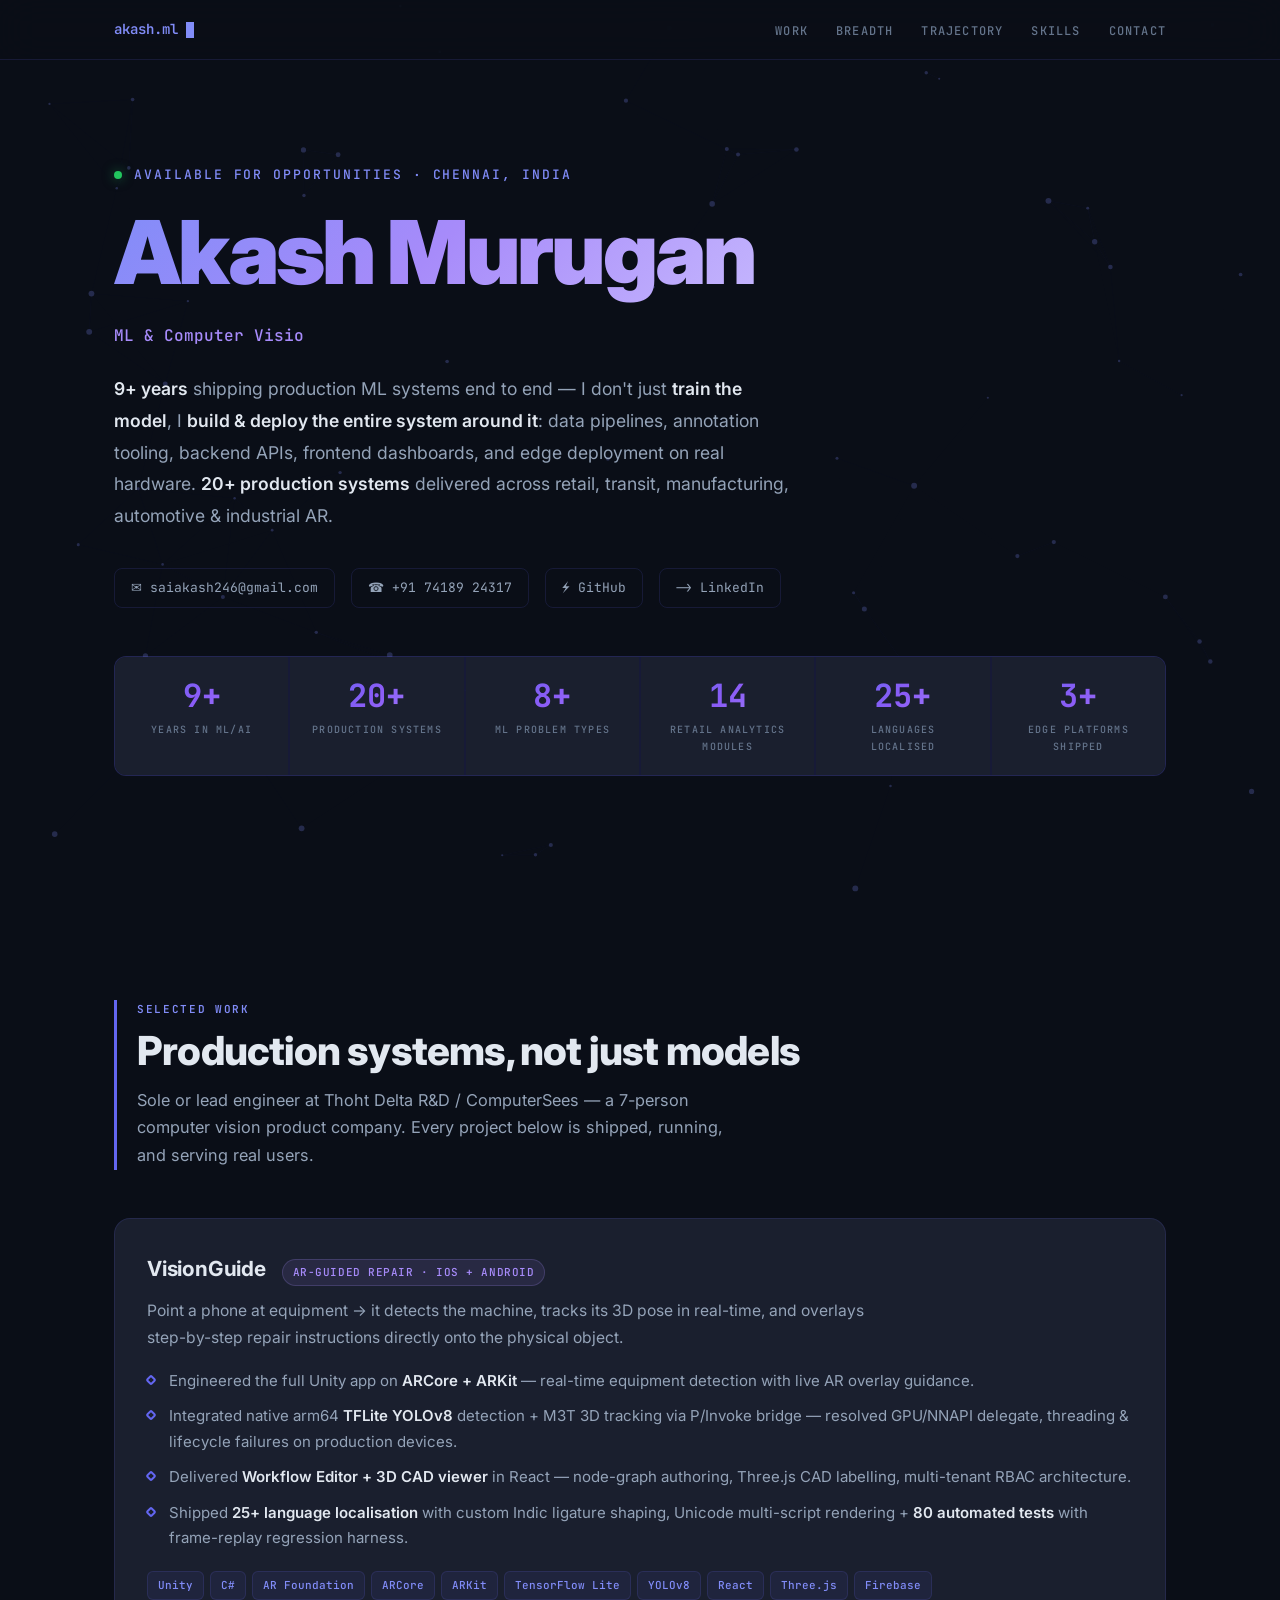
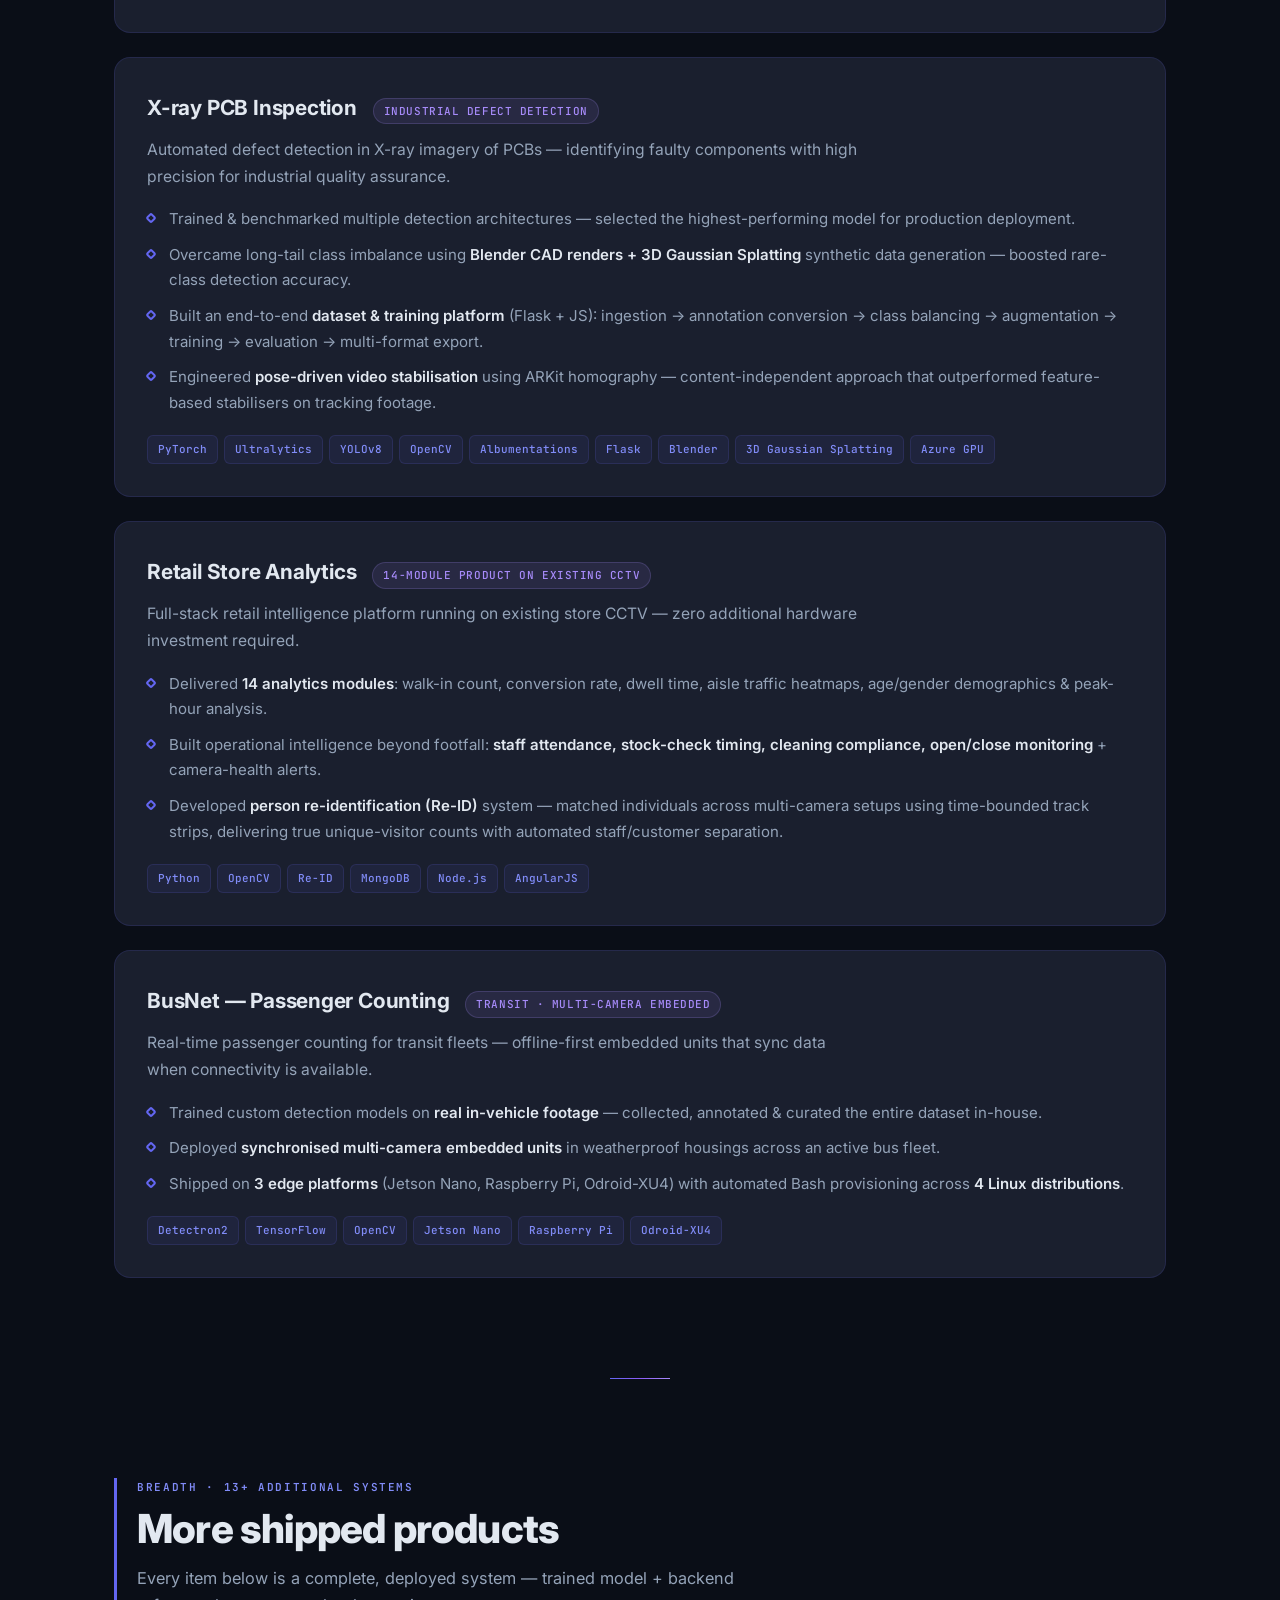
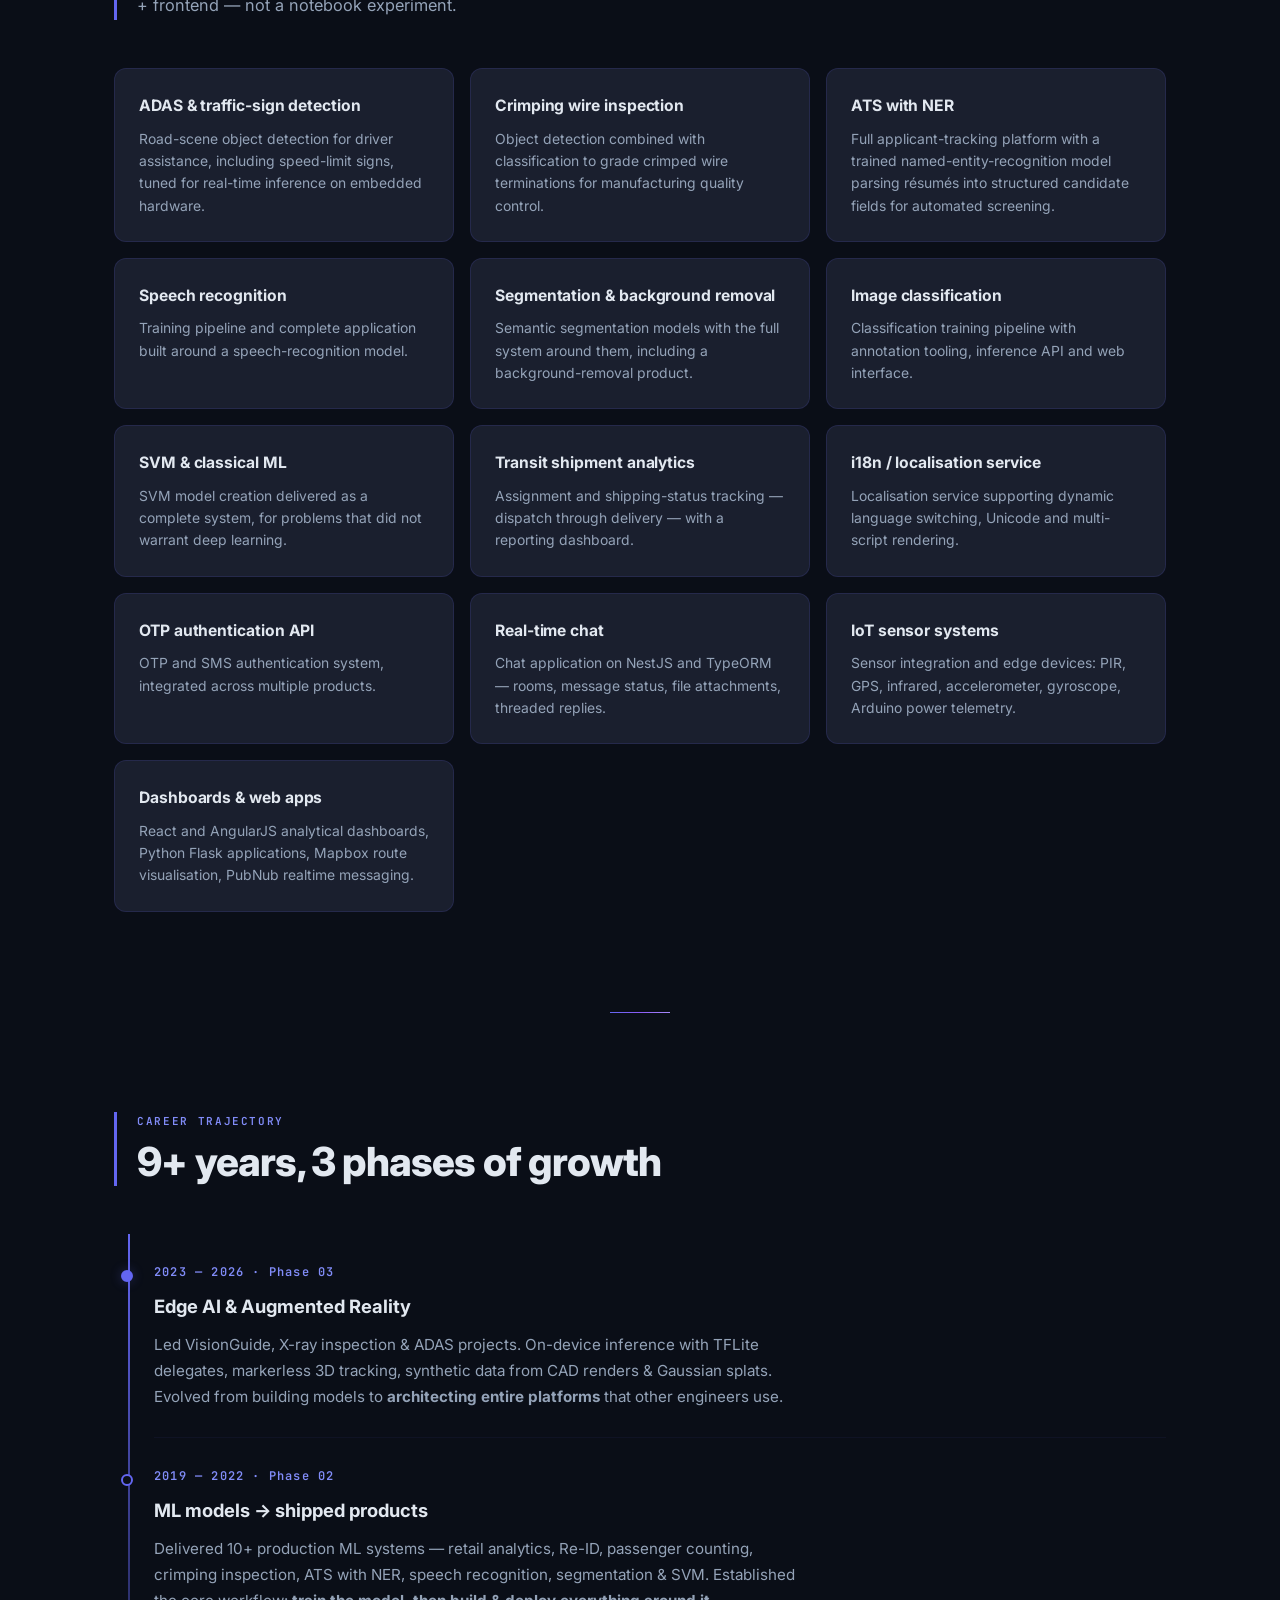
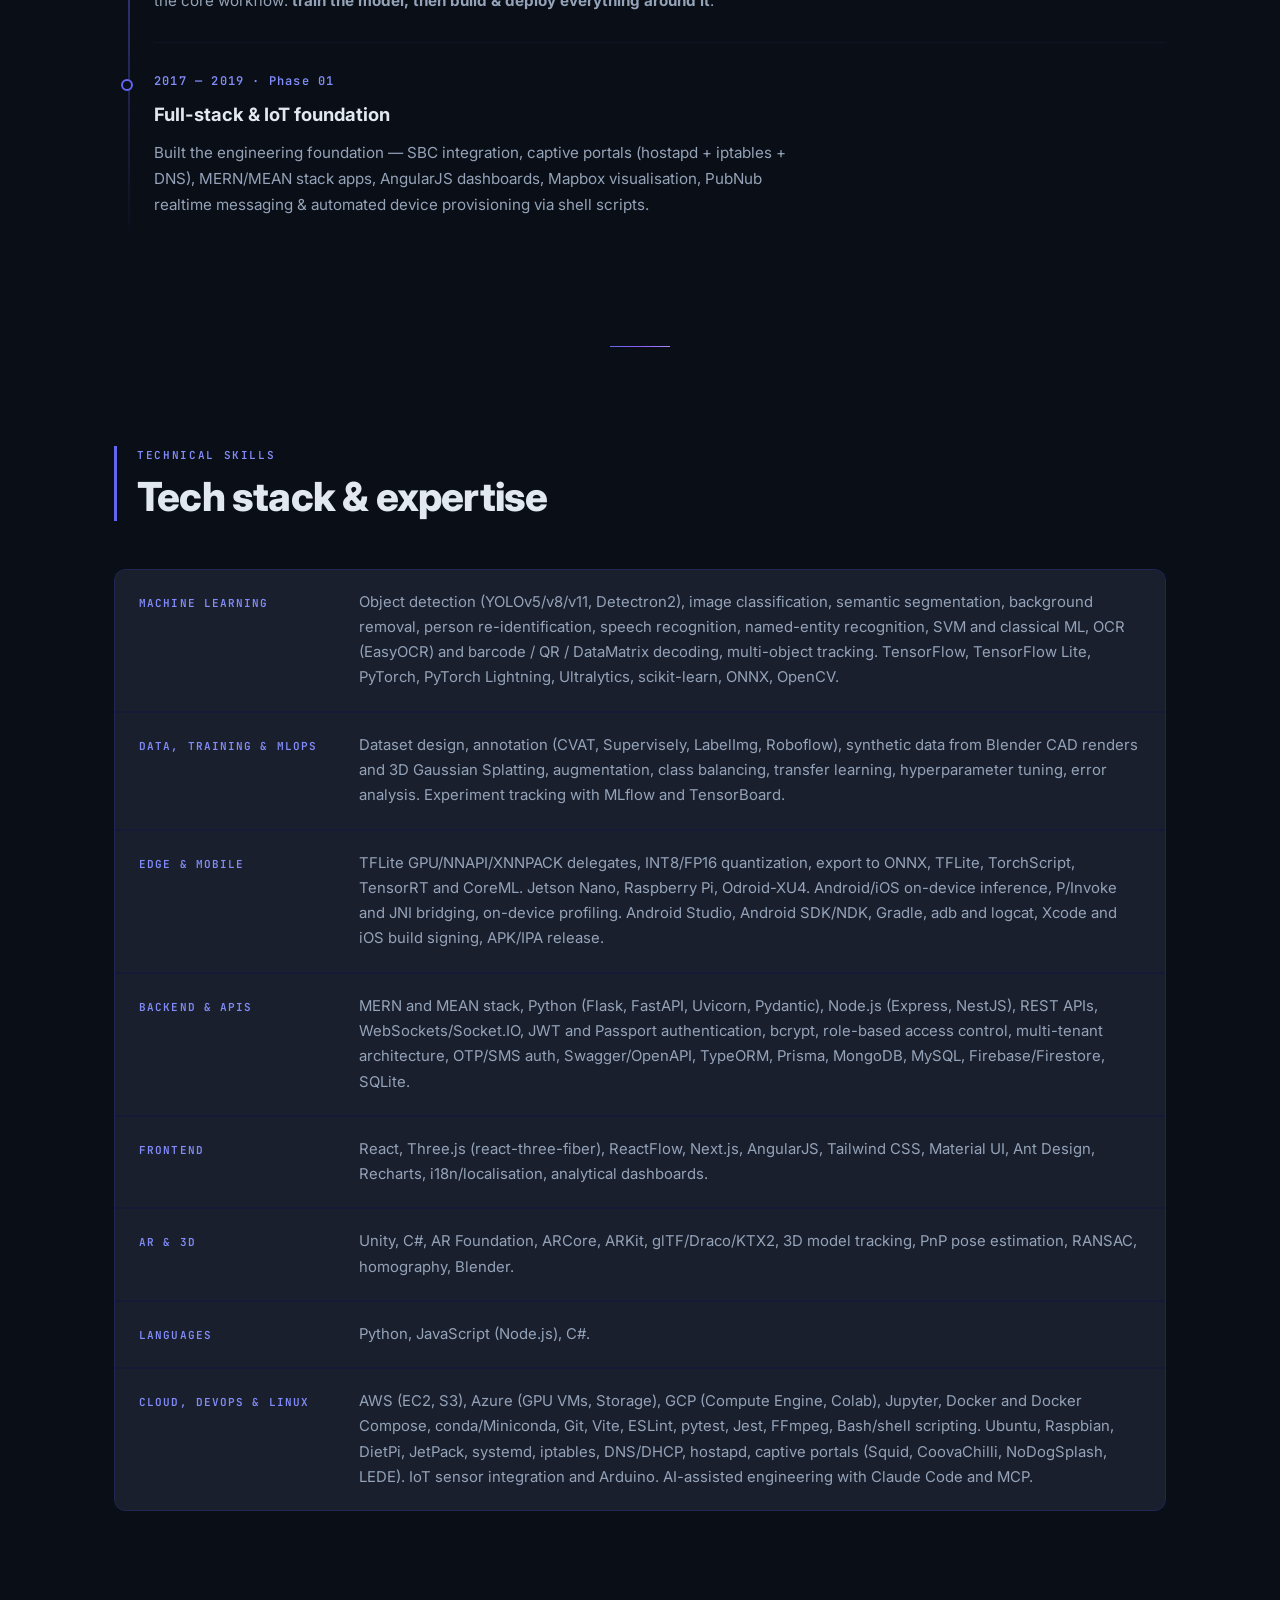
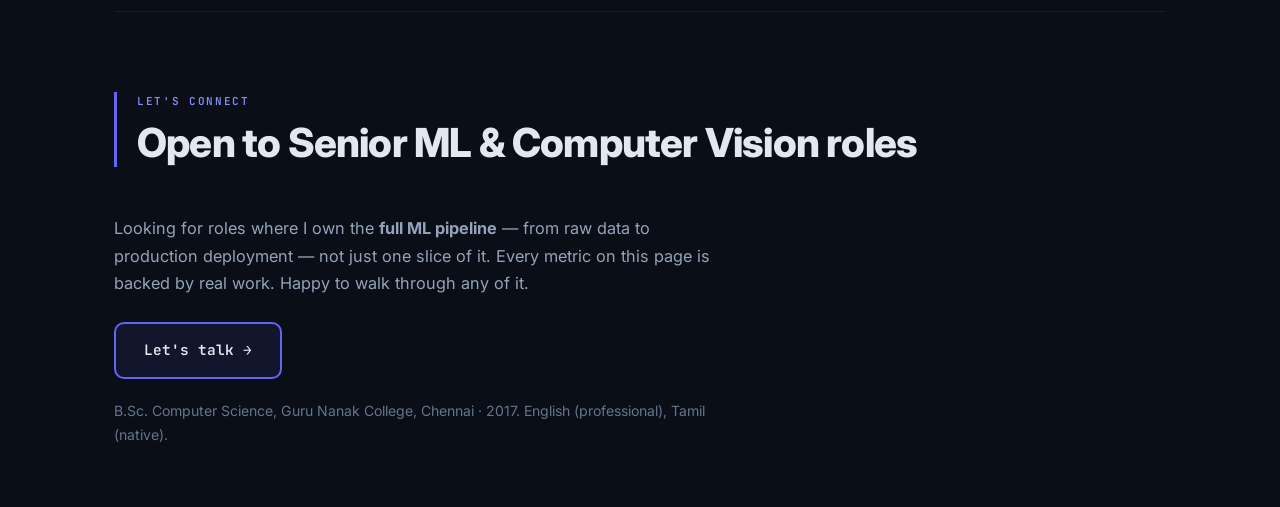
<file: index.html>
<!DOCTYPE html>
<html lang="en">
<head>
<meta charset="utf-8">
<meta name="viewport" content="width=device-width, initial-scale=1">
<title>Akash Murugan — ML & Computer Vision Engineer</title>
<meta name="description" content="Akash Murugan — ML & Computer Vision Engineer with 9+ years of experience. 20+ production systems shipped across retail, transit, manufacturing & AR. Full-stack AI: model training → edge deployment.">
<link rel="stylesheet" href="portfolio.css">
</head>
<body>

<!-- Neural network background -->
<canvas id="neural-bg"></canvas>

<!-- Scroll progress -->
<div class="scroll-progress"></div>

<!-- Navigation -->
<nav class="nav" id="nav">
  <div class="nav-inner">
    <a href="#" class="nav-logo">akash.ml<span class="blink"></span></a>
    <ul class="nav-links">
      <li><a href="#work">Work</a></li>
      <li><a href="#breadth">Breadth</a></li>
      <li><a href="#trajectory">Trajectory</a></li>
      <li><a href="#skills">Skills</a></li>
      <li><a href="#contact">Contact</a></li>
    </ul>
  </div>
</nav>

<div class="container">

<!-- ==================== HERO ==================== -->
<header class="hero" id="hero">
  <div class="hero-content">
    <div class="hero-label">
      <span class="dot"></span>
      <span>Available for opportunities · Chennai, India</span>
    </div>

    <h1><span class="gradient-text">Akash Murugan</span></h1>

    <p class="hero-role" id="typewriter" data-text="ML & Computer Vision Engineer · 9+ Years · 20+ Production Systems · Edge AI">ML & Computer Vision Engineer · 9+ Years · 20+ Production Systems · Edge AI</p>

    <p class="hero-desc">
      <strong>9+ years</strong> shipping production ML systems end to end — I don't just <strong>train the model</strong>, I
      <strong>build &amp; deploy the entire system around it</strong>: data pipelines, annotation tooling,
      backend APIs, frontend dashboards, and edge deployment on real hardware.
      <strong>20+ production systems</strong> delivered across retail, transit, manufacturing, automotive &amp; industrial AR.
    </p>

    <nav class="contact-bar">
      <a class="contact-link" href="mailto:saiakash246@gmail.com">✉ saiakash246@gmail.com</a>
      <a class="contact-link" href="tel:+917418924317">☎ +91 74189 24317</a>
      <a class="contact-link" href="https://github.com/saiakash" target="_blank" rel="noopener">⚡ GitHub</a>
      <a class="contact-link" href="https://www.linkedin.com/in/akash-murugan-6472aa143/" target="_blank" rel="noopener">⟶ LinkedIn</a>
    </nav>

    <div class="hero-stats reveal">
      <div class="stat">
        <div class="stat-value" data-count="9" data-suffix="+">0</div>
        <div class="stat-label">Years in ML/AI</div>
      </div>
      <div class="stat">
        <div class="stat-value" data-count="20" data-suffix="+">0</div>
        <div class="stat-label">Production systems</div>
      </div>
      <div class="stat">
        <div class="stat-value" data-count="8" data-suffix="+">0</div>
        <div class="stat-label">ML problem types</div>
      </div>
      <div class="stat">
        <div class="stat-value" data-count="14" data-suffix="">0</div>
        <div class="stat-label">Retail analytics modules</div>
      </div>
      <div class="stat">
        <div class="stat-value" data-count="25" data-suffix="+">0</div>
        <div class="stat-label">Languages localised</div>
      </div>
      <div class="stat">
        <div class="stat-value" data-count="3" data-suffix="+">0</div>
        <div class="stat-label">Edge platforms shipped</div>
      </div>
    </div>
  </div>
</header>

<!-- ==================== SELECTED WORK ==================== -->
<section id="work">
  <div class="section-header reveal">
    <div class="section-label">Selected work</div>
    <h2 class="section-title">Production systems, not just models</h2>
    <p class="section-desc">Sole or lead engineer at Thoht Delta R&amp;D / ComputerSees — a 7-person computer vision product company. Every project below is shipped, running, and serving real users.</p>
  </div>

  <div class="projects-grid">

    <article class="project-card reveal">
      <div class="project-header">
        <h3>VisionGuide</h3>
        <span class="project-era">AR-guided repair · iOS + Android</span>
      </div>
      <p class="project-desc">Point a phone at equipment → it detects the machine, tracks its 3D pose in real-time, and overlays step-by-step repair instructions directly onto the physical object.</p>
      <ul>
        <li>Engineered the full Unity app on <b>ARCore + ARKit</b> — real-time equipment detection with live AR overlay guidance.</li>
        <li>Integrated native arm64 <b>TFLite YOLOv8</b> detection + M3T 3D tracking via P/Invoke bridge — resolved GPU/NNAPI delegate, threading &amp; lifecycle failures on production devices.</li>
        <li>Delivered <b>Workflow Editor + 3D CAD viewer</b> in React — node-graph authoring, Three.js CAD labelling, multi-tenant RBAC architecture.</li>
        <li>Shipped <b>25+ language localisation</b> with custom Indic ligature shaping, Unicode multi-script rendering + <b>80 automated tests</b> with frame-replay regression harness.</li>
      </ul>
      <div class="tech-stack">
        <span class="chip">Unity</span><span class="chip">C#</span><span class="chip">AR Foundation</span>
        <span class="chip">ARCore</span><span class="chip">ARKit</span><span class="chip">TensorFlow Lite</span>
        <span class="chip">YOLOv8</span><span class="chip">React</span><span class="chip">Three.js</span>
        <span class="chip">Firebase</span>
      </div>
    </article>

    <article class="project-card reveal">
      <div class="project-header">
        <h3>X-ray PCB Inspection</h3>
        <span class="project-era">Industrial defect detection</span>
      </div>
      <p class="project-desc">Automated defect detection in X-ray imagery of PCBs — identifying faulty components with high precision for industrial quality assurance.</p>
      <ul>
        <li>Trained &amp; benchmarked multiple detection architectures — selected the highest-performing model for production deployment.</li>
        <li>Overcame long-tail class imbalance using <b>Blender CAD renders + 3D Gaussian Splatting</b> synthetic data generation — boosted rare-class detection accuracy.</li>
        <li>Built an end-to-end <b>dataset &amp; training platform</b> (Flask + JS): ingestion → annotation conversion → class balancing → augmentation → training → evaluation → multi-format export.</li>
        <li>Engineered <b>pose-driven video stabilisation</b> using ARKit homography — content-independent approach that outperformed feature-based stabilisers on tracking footage.</li>
      </ul>
      <div class="tech-stack">
        <span class="chip">PyTorch</span><span class="chip">Ultralytics</span><span class="chip">YOLOv8</span>
        <span class="chip">OpenCV</span><span class="chip">Albumentations</span><span class="chip">Flask</span>
        <span class="chip">Blender</span><span class="chip">3D Gaussian Splatting</span><span class="chip">Azure GPU</span>
      </div>
    </article>

    <article class="project-card reveal">
      <div class="project-header">
        <h3>Retail Store Analytics</h3>
        <span class="project-era">14-module product on existing CCTV</span>
      </div>
      <p class="project-desc">Full-stack retail intelligence platform running on existing store CCTV — zero additional hardware investment required.</p>
      <ul>
        <li>Delivered <b>14 analytics modules</b>: walk-in count, conversion rate, dwell time, aisle traffic heatmaps, age/gender demographics &amp; peak-hour analysis.</li>
        <li>Built operational intelligence beyond footfall: <b>staff attendance, stock-check timing, cleaning compliance, open/close monitoring</b> + camera-health alerts.</li>
        <li>Developed <b>person re-identification (Re-ID)</b> system — matched individuals across multi-camera setups using time-bounded track strips, delivering true unique-visitor counts with automated staff/customer separation.</li>
      </ul>
      <div class="tech-stack">
        <span class="chip">Python</span><span class="chip">OpenCV</span><span class="chip">Re-ID</span>
        <span class="chip">MongoDB</span><span class="chip">Node.js</span><span class="chip">AngularJS</span>
      </div>
    </article>

    <article class="project-card reveal">
      <div class="project-header">
        <h3>BusNet — Passenger Counting</h3>
        <span class="project-era">Transit · multi-camera embedded</span>
      </div>
      <p class="project-desc">Real-time passenger counting for transit fleets — offline-first embedded units that sync data when connectivity is available.</p>
      <ul>
        <li>Trained custom detection models on <b>real in-vehicle footage</b> — collected, annotated &amp; curated the entire dataset in-house.</li>
        <li>Deployed <b>synchronised multi-camera embedded units</b> in weatherproof housings across an active bus fleet.</li>
        <li>Shipped on <b>3 edge platforms</b> (Jetson Nano, Raspberry Pi, Odroid-XU4) with automated Bash provisioning across <b>4 Linux distributions</b>.</li>
      </ul>
      <div class="tech-stack">
        <span class="chip">Detectron2</span><span class="chip">TensorFlow</span><span class="chip">OpenCV</span>
        <span class="chip">Jetson Nano</span><span class="chip">Raspberry Pi</span><span class="chip">Odroid-XU4</span>
      </div>
    </article>

  </div>
</section>

<!-- ==================== BREADTH ==================== -->
<section id="breadth">
  <div class="section-header reveal">
    <div class="section-label">Breadth · 13+ additional systems</div>
    <h2 class="section-title">More shipped products</h2>
    <p class="section-desc">Every item below is a complete, deployed system — trained model + backend + frontend — not a notebook experiment.</p>
  </div>

  <div class="breadth-grid">
    <div class="breadth-card reveal"><h4>ADAS & traffic-sign detection</h4><p>Road-scene object detection for driver assistance, including speed-limit signs, tuned for real-time inference on embedded hardware.</p></div>
    <div class="breadth-card reveal"><h4>Crimping wire inspection</h4><p>Object detection combined with classification to grade crimped wire terminations for manufacturing quality control.</p></div>
    <div class="breadth-card reveal"><h4>ATS with NER</h4><p>Full applicant-tracking platform with a trained named-entity-recognition model parsing résumés into structured candidate fields for automated screening.</p></div>
    <div class="breadth-card reveal"><h4>Speech recognition</h4><p>Training pipeline and complete application built around a speech-recognition model.</p></div>
    <div class="breadth-card reveal"><h4>Segmentation & background removal</h4><p>Semantic segmentation models with the full system around them, including a background-removal product.</p></div>
    <div class="breadth-card reveal"><h4>Image classification</h4><p>Classification training pipeline with annotation tooling, inference API and web interface.</p></div>
    <div class="breadth-card reveal"><h4>SVM & classical ML</h4><p>SVM model creation delivered as a complete system, for problems that did not warrant deep learning.</p></div>
    <div class="breadth-card reveal"><h4>Transit shipment analytics</h4><p>Assignment and shipping-status tracking — dispatch through delivery — with a reporting dashboard.</p></div>
    <div class="breadth-card reveal"><h4>i18n / localisation service</h4><p>Localisation service supporting dynamic language switching, Unicode and multi-script rendering.</p></div>
    <div class="breadth-card reveal"><h4>OTP authentication API</h4><p>OTP and SMS authentication system, integrated across multiple products.</p></div>
    <div class="breadth-card reveal"><h4>Real-time chat</h4><p>Chat application on NestJS and TypeORM — rooms, message status, file attachments, threaded replies.</p></div>
    <div class="breadth-card reveal"><h4>IoT sensor systems</h4><p>Sensor integration and edge devices: PIR, GPS, infrared, accelerometer, gyroscope, Arduino power telemetry.</p></div>
    <div class="breadth-card reveal"><h4>Dashboards & web apps</h4><p>React and AngularJS analytical dashboards, Python Flask applications, Mapbox route visualisation, PubNub realtime messaging.</p></div>
  </div>
</section>

<!-- ==================== TRAJECTORY ==================== -->
<section id="trajectory">
  <div class="section-header reveal">
    <div class="section-label">Career trajectory</div>
    <h2 class="section-title">9+ years, 3 phases of growth</h2>
  </div>

  <div class="timeline">
    <div class="timeline-item reveal">
      <div class="timeline-era">2023 — 2026 · Phase 03</div>
      <h3>Edge AI &amp; Augmented Reality</h3>
      <p>Led VisionGuide, X-ray inspection &amp; ADAS projects. On-device inference with TFLite delegates, markerless 3D tracking, synthetic data from CAD renders &amp; Gaussian splats. Evolved from building models to <strong>architecting entire platforms</strong> that other engineers use.</p>
    </div>
    <div class="timeline-item reveal">
      <div class="timeline-era">2019 — 2022 · Phase 02</div>
      <h3>ML models → shipped products</h3>
      <p>Delivered 10+ production ML systems — retail analytics, Re-ID, passenger counting, crimping inspection, ATS with NER, speech recognition, segmentation &amp; SVM. Established the core workflow: <strong>train the model, then build &amp; deploy everything around it</strong>.</p>
    </div>
    <div class="timeline-item reveal">
      <div class="timeline-era">2017 — 2019 · Phase 01</div>
      <h3>Full-stack &amp; IoT foundation</h3>
      <p>Built the engineering foundation — SBC integration, captive portals (hostapd + iptables + DNS), MERN/MEAN stack apps, AngularJS dashboards, Mapbox visualisation, PubNub realtime messaging &amp; automated device provisioning via shell scripts.</p>
    </div>
  </div>
</section>

<!-- ==================== SKILLS ==================== -->
<section id="skills">
  <div class="section-header reveal">
    <div class="section-label">Technical skills</div>
    <h2 class="section-title">Tech stack &amp; expertise</h2>
  </div>

  <div class="skills-grid reveal">
    <div class="skill-row">
      <span class="skill-label">Machine learning</span>
      <p class="skill-content">Object detection (YOLOv5/v8/v11, Detectron2), image classification, semantic segmentation, background removal, person re-identification, speech recognition, named-entity recognition, SVM and classical ML, OCR (EasyOCR) and barcode / QR / DataMatrix decoding, multi-object tracking. TensorFlow, TensorFlow Lite, PyTorch, PyTorch Lightning, Ultralytics, scikit-learn, ONNX, OpenCV.</p>
    </div>
    <div class="skill-row">
      <span class="skill-label">Data, training & MLOps</span>
      <p class="skill-content">Dataset design, annotation (CVAT, Supervisely, LabelImg, Roboflow), synthetic data from Blender CAD renders and 3D Gaussian Splatting, augmentation, class balancing, transfer learning, hyperparameter tuning, error analysis. Experiment tracking with MLflow and TensorBoard.</p>
    </div>
    <div class="skill-row">
      <span class="skill-label">Edge & mobile</span>
      <p class="skill-content">TFLite GPU/NNAPI/XNNPACK delegates, INT8/FP16 quantization, export to ONNX, TFLite, TorchScript, TensorRT and CoreML. Jetson Nano, Raspberry Pi, Odroid-XU4. Android/iOS on-device inference, P/Invoke and JNI bridging, on-device profiling. Android Studio, Android SDK/NDK, Gradle, adb and logcat, Xcode and iOS build signing, APK/IPA release.</p>
    </div>
    <div class="skill-row">
      <span class="skill-label">Backend & APIs</span>
      <p class="skill-content">MERN and MEAN stack, Python (Flask, FastAPI, Uvicorn, Pydantic), Node.js (Express, NestJS), REST APIs, WebSockets/Socket.IO, JWT and Passport authentication, bcrypt, role-based access control, multi-tenant architecture, OTP/SMS auth, Swagger/OpenAPI, TypeORM, Prisma, MongoDB, MySQL, Firebase/Firestore, SQLite.</p>
    </div>
    <div class="skill-row">
      <span class="skill-label">Frontend</span>
      <p class="skill-content">React, Three.js (react-three-fiber), ReactFlow, Next.js, AngularJS, Tailwind CSS, Material UI, Ant Design, Recharts, i18n/localisation, analytical dashboards.</p>
    </div>
    <div class="skill-row">
      <span class="skill-label">AR & 3D</span>
      <p class="skill-content">Unity, C#, AR Foundation, ARCore, ARKit, glTF/Draco/KTX2, 3D model tracking, PnP pose estimation, RANSAC, homography, Blender.</p>
    </div>
    <div class="skill-row">
      <span class="skill-label">Languages</span>
      <p class="skill-content">Python, JavaScript (Node.js), C#.</p>
    </div>
    <div class="skill-row">
      <span class="skill-label">Cloud, DevOps & Linux</span>
      <p class="skill-content">AWS (EC2, S3), Azure (GPU VMs, Storage), GCP (Compute Engine, Colab), Jupyter, Docker and Docker Compose, conda/Miniconda, Git, Vite, ESLint, pytest, Jest, FFmpeg, Bash/shell scripting. Ubuntu, Raspbian, DietPi, JetPack, systemd, iptables, DNS/DHCP, hostapd, captive portals (Squid, CoovaChilli, NoDogSplash, LEDE). IoT sensor integration and Arduino. AI-assisted engineering with Claude Code and MCP.</p>
    </div>
  </div>
</section>

<!-- ==================== FOOTER ==================== -->
<footer class="footer" id="contact">
  <div class="section-header reveal">
    <div class="section-label">Let's connect</div>
    <h2 class="section-title">Open to Senior ML &amp; Computer Vision roles</h2>
  </div>
  <p class="section-desc reveal" style="margin-bottom:0">
    Looking for roles where I own the <strong>full ML pipeline</strong> — from raw data to production deployment — not just one slice of it.
    Every metric on this page is backed by real work. Happy to walk through any of it.
  </p>
  <a class="footer-cta reveal" href="mailto:saiakash246@gmail.com?subject=Machine%20Learning%20role">Let's talk →</a>
  <p class="footer-note reveal">
    B.Sc. Computer Science, Guru Nanak College, Chennai · 2017. English (professional), Tamil (native).
  </p>
</footer>

</div>

<script src="portfolio.js"></script>
</body>
</html>
</file>
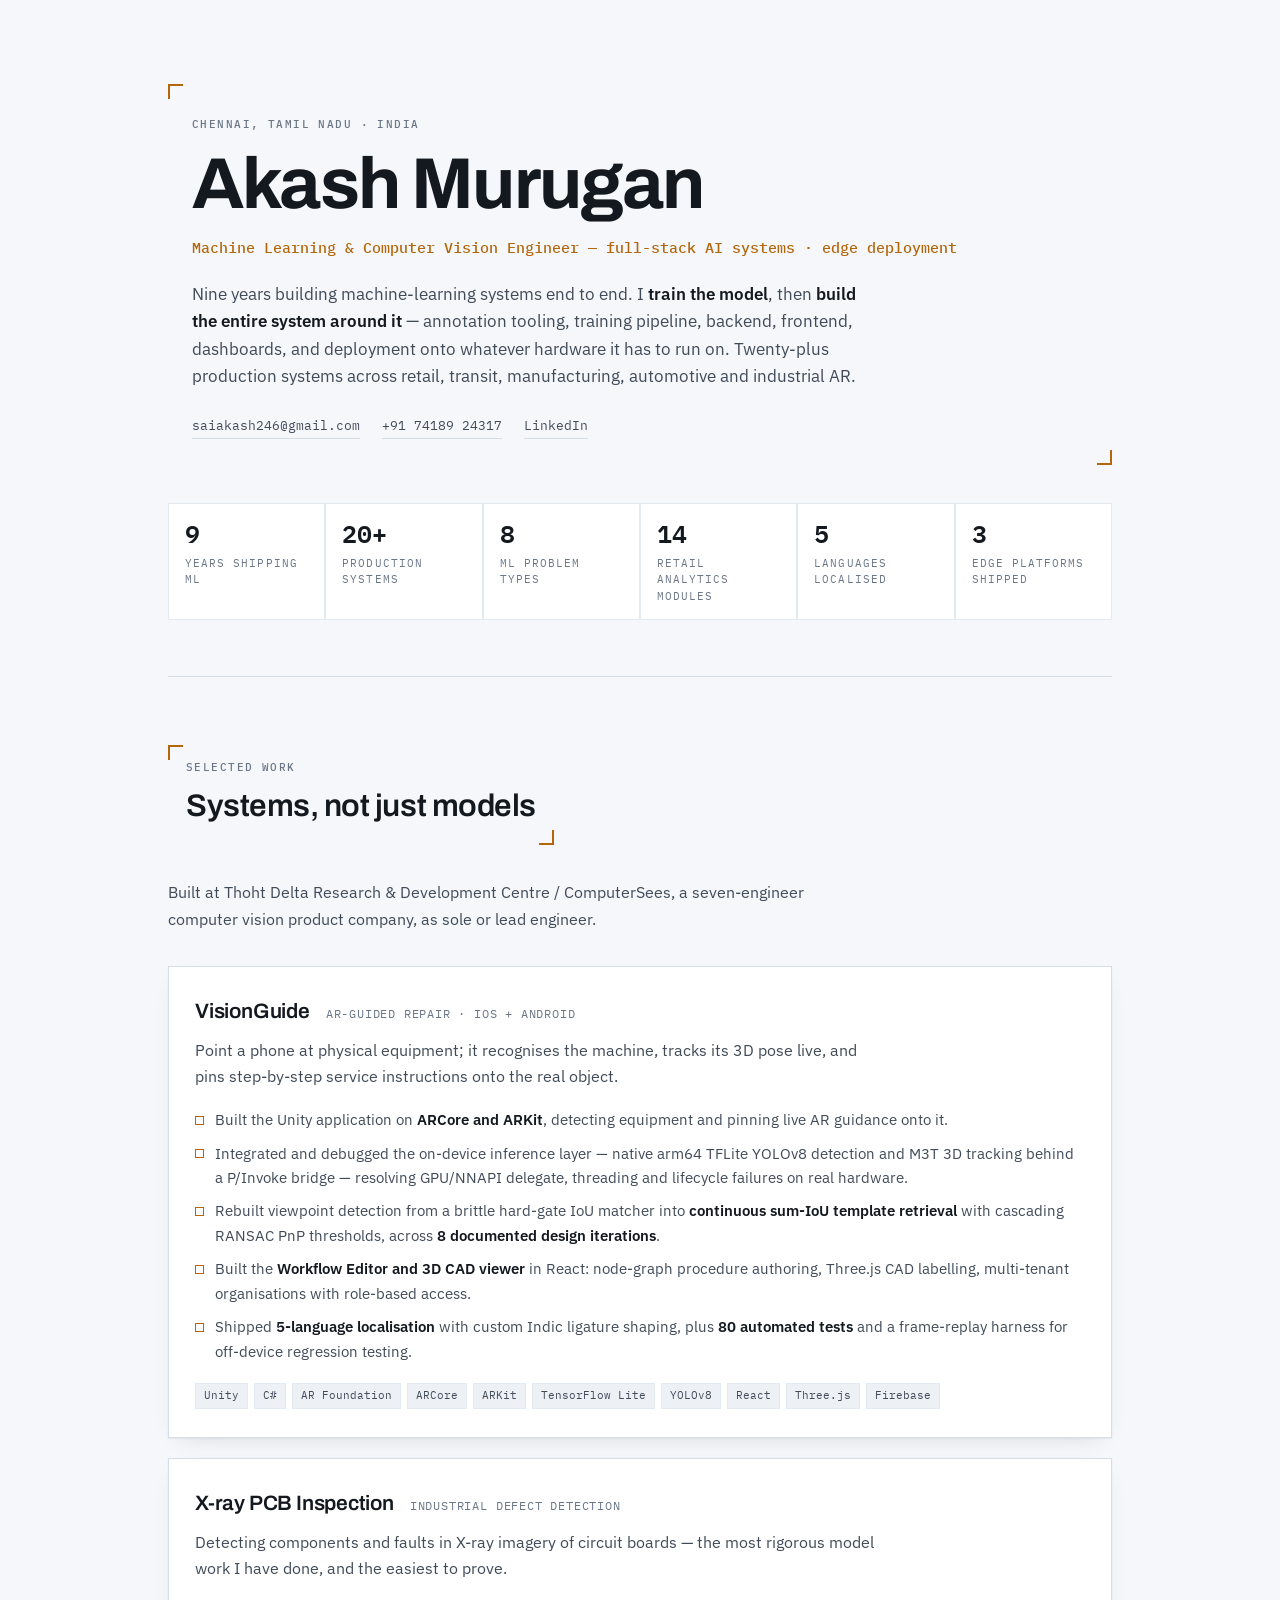
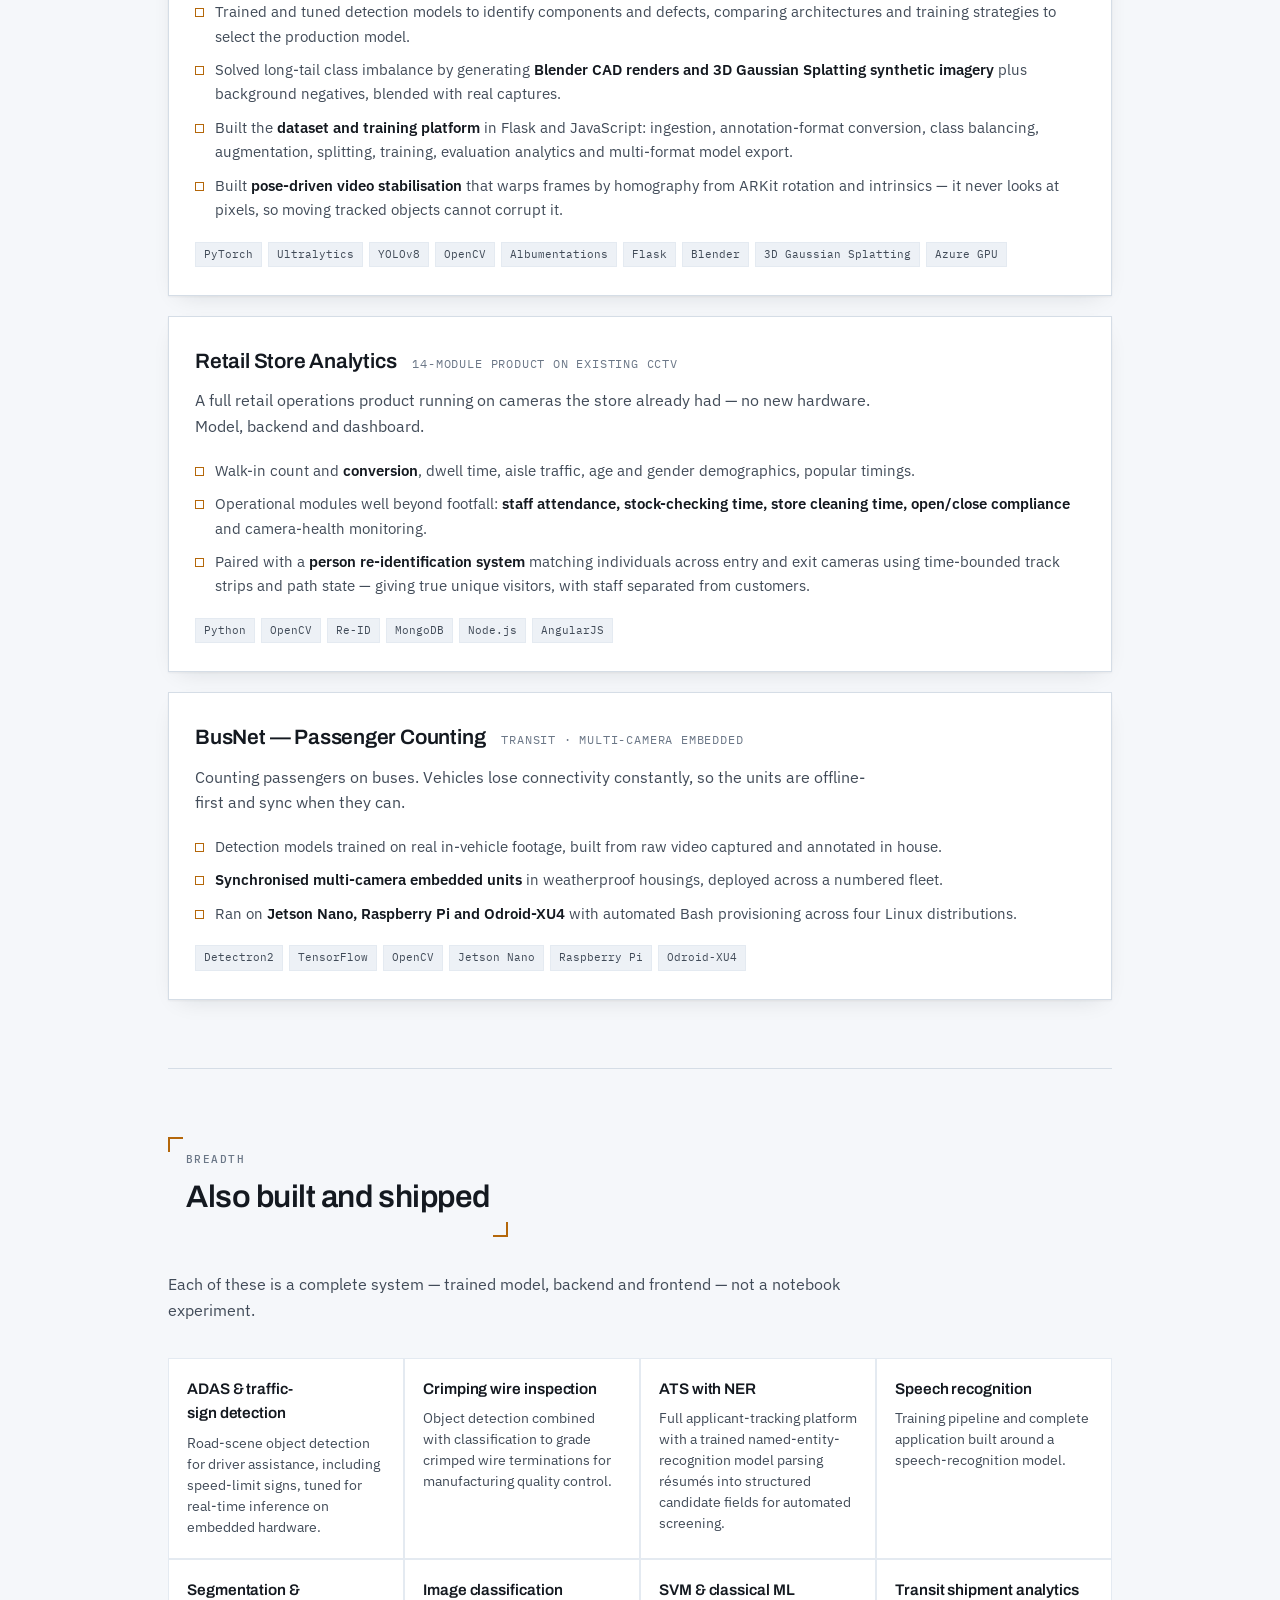
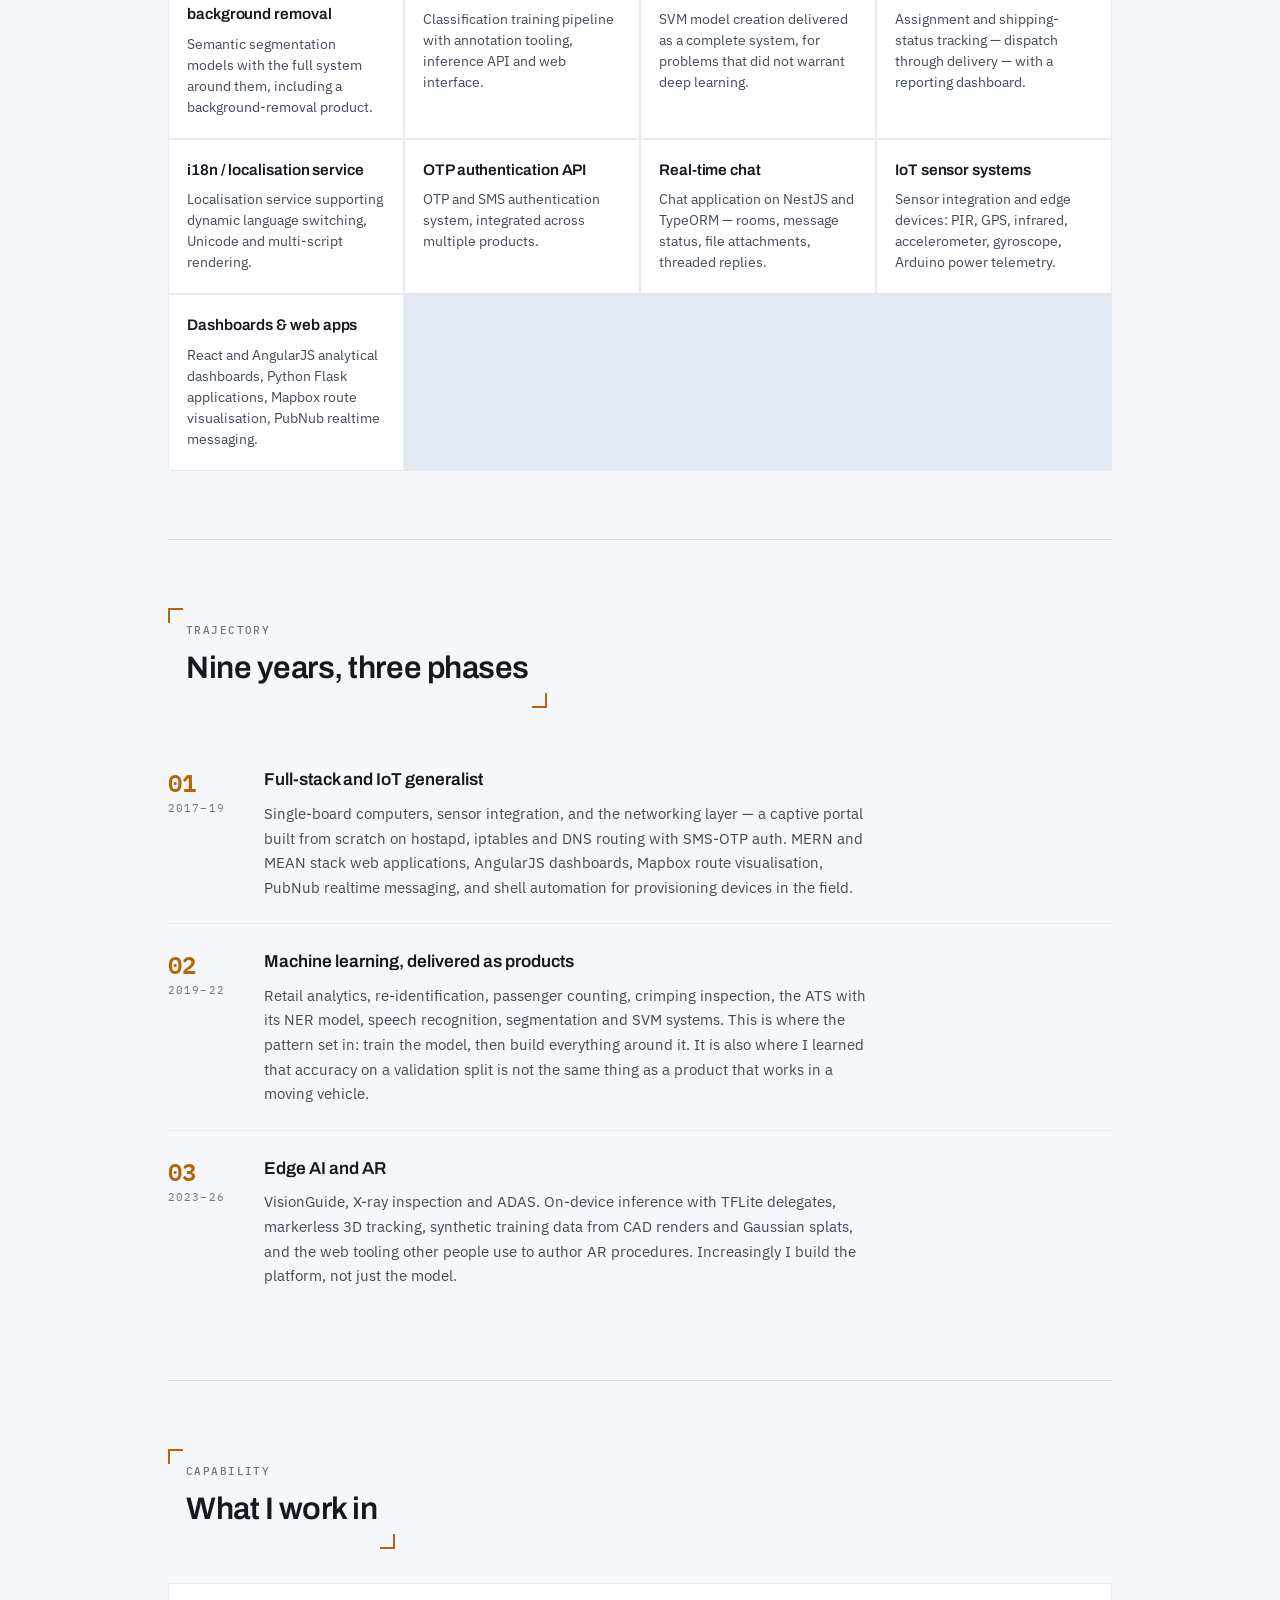
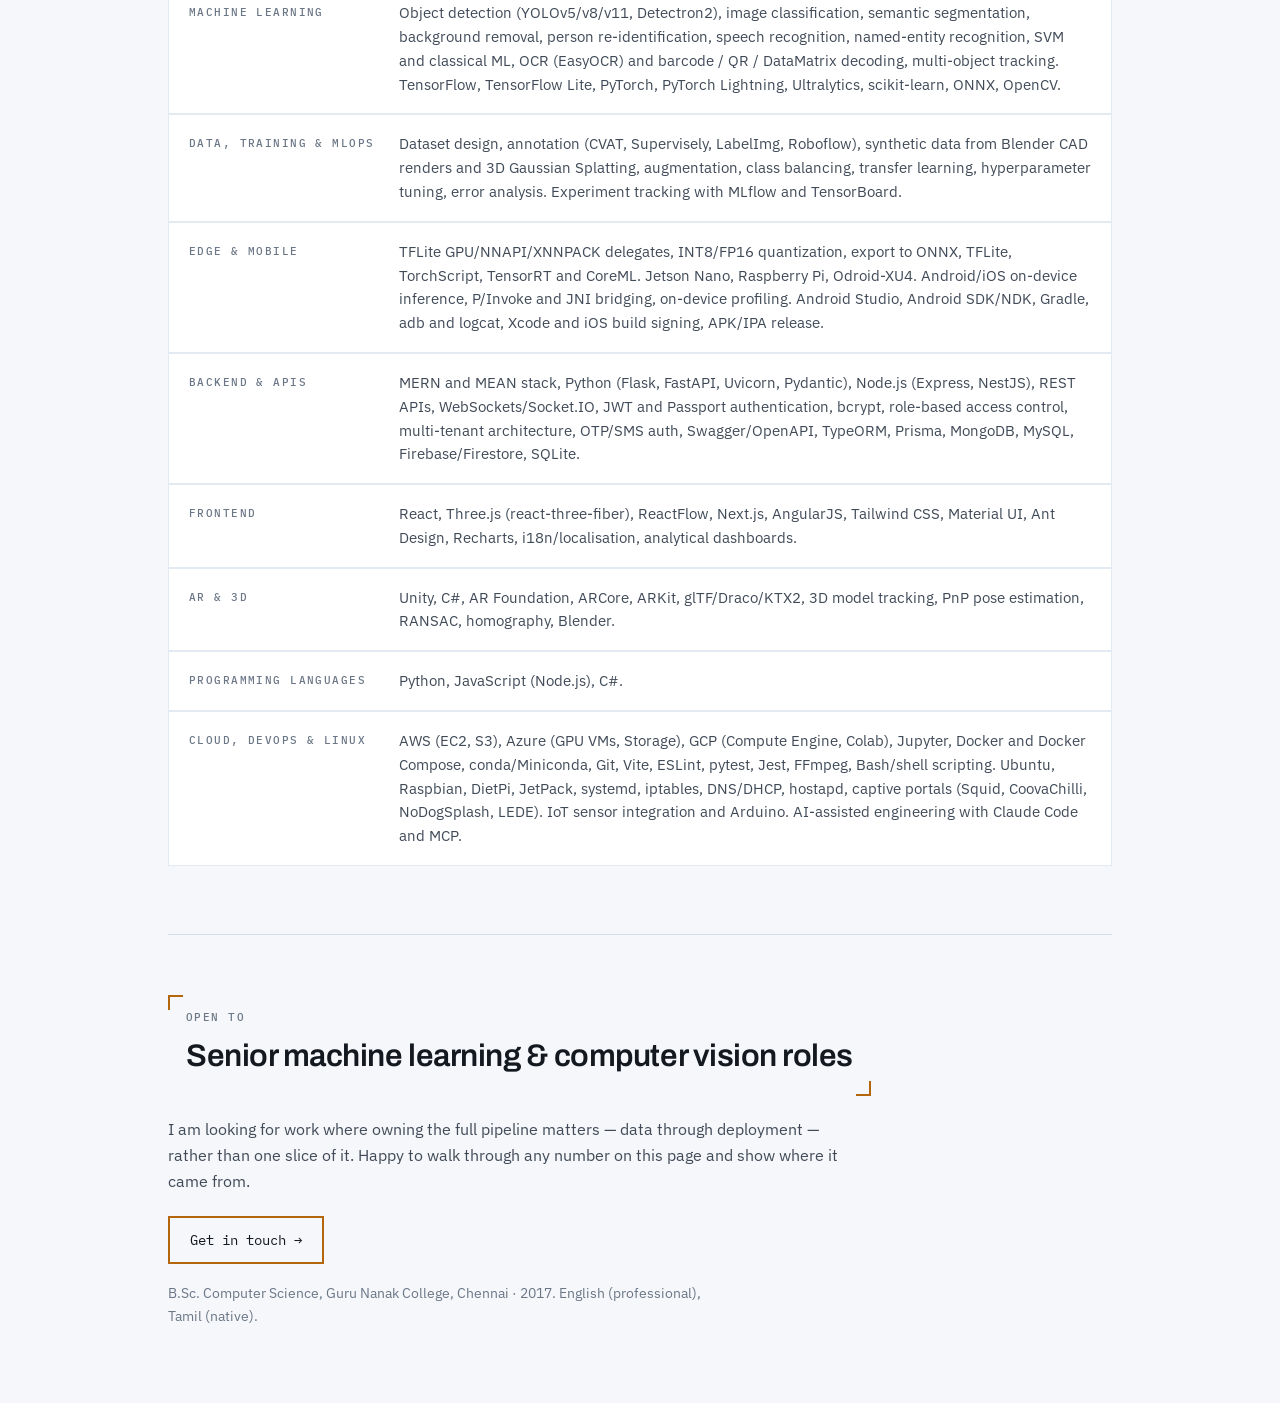
<file: portfolio.html>
<!DOCTYPE html>
<html lang="en">
<head>
<meta charset="utf-8">
<meta name="viewport" content="width=device-width, initial-scale=1">
<title>Akash Murugan — Machine Learning &amp; Computer Vision Engineer</title>
<link rel="preconnect" href="https://fonts.googleapis.com">
<link rel="preconnect" href="https://fonts.gstatic.com" crossorigin>
<link rel="stylesheet" href="https://fonts.googleapis.com/css2?family=Archivo:wght@500;600;700&family=IBM+Plex+Mono:wght@400;500;600&family=IBM+Plex+Sans:wght@400;500;600&display=swap">

<style>
/* ============ TOKENS — light is the base ============ */
:root {
  --ground:      #F5F7FA;
  --surface:     #FFFFFF;
  --surface-2:   #EDF1F6;
  --line:        #D5DDE6;
  --line-soft:   #E4EAF1;
  --ink:         #141920;
  --ink-2:       #414B58;
  --ink-3:       #6B7787;
  --accent:      #B4670A;
  --accent-wash: #FBEEDC;
  --shadow:      0 1px 2px rgba(20,25,32,.05), 0 8px 24px -12px rgba(20,25,32,.16);

  --f-display: "Archivo", "Helvetica Neue", Arial, sans-serif;
  --f-body:    "IBM Plex Sans", "Segoe UI", Helvetica, Arial, sans-serif;
  --f-mono:    "IBM Plex Mono", "SFMono-Regular", Consolas, monospace;

  --measure: 68ch;
  --spine:   1000px;
}
@media (prefers-color-scheme: dark) {
  :root:not([data-theme="light"]) {
    --ground:      #12161C;
    --surface:     #181E26;
    --surface-2:   #1F2731;
    --line:        #2C3743;
    --line-soft:   #232C37;
    --ink:         #E9EDF2;
    --ink-2:       #AFBAC7;
    --ink-3:       #7E8B99;
    --accent:      #F2A13B;
    --accent-wash: #2A2117;
    --shadow:      0 1px 2px rgba(0,0,0,.4), 0 10px 28px -14px rgba(0,0,0,.7);
  }
}
:root[data-theme="dark"] {
  --ground:      #12161C;
  --surface:     #181E26;
  --surface-2:   #1F2731;
  --line:        #2C3743;
  --line-soft:   #232C37;
  --ink:         #E9EDF2;
  --ink-2:       #AFBAC7;
  --ink-3:       #7E8B99;
  --accent:      #F2A13B;
  --accent-wash: #2A2117;
  --shadow:      0 1px 2px rgba(0,0,0,.4), 0 10px 28px -14px rgba(0,0,0,.7);
}

/* ============ BASE ============ */
* { box-sizing: border-box; }
body {
  margin: 0;
  background: var(--ground);
  color: var(--ink);
  font-family: var(--f-body);
  font-size: 16px;
  line-height: 1.6;
  -webkit-font-smoothing: antialiased;
}
.spine { max-width: var(--spine); margin: 0 auto; padding: 0 28px; }
h1, h2, h3, h4 { font-family: var(--f-display); text-wrap: balance; margin: 0; }
p { margin: 0; }
a { color: var(--ink); text-decoration-color: var(--accent); text-underline-offset: 3px; }
a:focus-visible, button:focus-visible, summary:focus-visible {
  outline: 2px solid var(--accent); outline-offset: 3px; border-radius: 2px;
}
.lbl {
  font-family: var(--f-mono); font-size: 11px; font-weight: 500;
  letter-spacing: .13em; text-transform: uppercase; color: var(--ink-3);
}

/* ============ BOUNDING-BOX FRAME (the motif) ============ */
/* Corner brackets, as a detector draws them. */
.bbox { position: relative; }
.bbox::before, .bbox::after {
  content: ""; position: absolute; width: 13px; height: 13px; pointer-events: none;
  border: 2px solid var(--accent);
}
.bbox::before { top: 0; left: 0; border-right: 0; border-bottom: 0; }
.bbox::after  { bottom: 0; right: 0; border-left: 0; border-top: 0; }

/* ============ HERO ============ */
header.hero { padding: 84px 0 56px; border-bottom: 1px solid var(--line); }
.hero-frame { padding: 26px 24px; }
.hero h1 {
  font-size: clamp(2.6rem, 7vw, 4.5rem); font-weight: 700; line-height: 1.02;
  letter-spacing: -.025em; margin: 12px 0 0;
}
.hero .role {
  font-family: var(--f-mono); font-size: clamp(.82rem, 1.8vw, .95rem);
  color: var(--accent); font-weight: 500; margin-top: 14px;
}
.hero .thesis {
  max-width: var(--measure); margin-top: 22px; font-size: 1.06rem; color: var(--ink-2);
}
.hero .thesis strong { color: var(--ink); font-weight: 600; }
.contactbar {
  display: flex; flex-wrap: wrap; gap: 8px 22px; margin-top: 26px;
  font-family: var(--f-mono); font-size: .8rem;
}
.contactbar a { color: var(--ink-2); text-decoration: none;
  border-bottom: 1px solid var(--line); padding-bottom: 2px; }
.contactbar a:hover { color: var(--accent); border-bottom-color: var(--accent); }

/* ============ DETECTION STRIP ============ */
.detections {
  display: grid; grid-template-columns: repeat(auto-fit, minmax(148px, 1fr));
  gap: 2px; margin-top: 38px; background: var(--line-soft);
  border: 1px solid var(--line-soft);
}
.det { background: var(--surface); padding: 16px 16px 14px; }
.det .v {
  font-family: var(--f-mono); font-size: 1.55rem; font-weight: 600;
  color: var(--ink); font-variant-numeric: tabular-nums; line-height: 1.1;
}
.det .k { font-family: var(--f-mono); font-size: 10.5px; letter-spacing: .1em;
  text-transform: uppercase; color: var(--ink-3); margin-top: 7px; }

/* ============ SECTIONS ============ */
section { padding: 68px 0; border-bottom: 1px solid var(--line); }
.sechead { padding: 14px 18px; display: inline-block; margin-bottom: 34px; }
.sechead h2 {
  font-size: clamp(1.4rem, 3.4vw, 1.95rem); font-weight: 600; letter-spacing: -.015em;
}
.sechead .lbl { display: block; margin-bottom: 5px; }
.lede { max-width: var(--measure); color: var(--ink-2); margin-bottom: 34px; font-size: 1.02rem; }

/* ============ PRODUCT CASES ============ */
.cases { display: grid; gap: 20px; }
.case {
  background: var(--surface); border: 1px solid var(--line);
  padding: 28px 26px; box-shadow: var(--shadow);
}
.case-top { display: flex; flex-wrap: wrap; align-items: baseline; gap: 10px 16px; }
.case h3 { font-size: 1.3rem; font-weight: 600; letter-spacing: -.01em; }
.case .era {
  font-family: var(--f-mono); font-size: .72rem; color: var(--ink-3);
  letter-spacing: .07em; text-transform: uppercase;
}
.case .what { color: var(--ink-2); margin-top: 10px; max-width: var(--measure); }
.case ul { margin: 18px 0 0; padding: 0; list-style: none; display: grid; gap: 9px; }
.case li { position: relative; padding-left: 20px; color: var(--ink-2); font-size: .955rem; }
.case li::before {
  content: ""; position: absolute; left: 0; top: .58em;
  width: 7px; height: 7px; border: 1.5px solid var(--accent);
}
.case li b { color: var(--ink); font-weight: 600; }
.stack { display: flex; flex-wrap: wrap; gap: 6px; margin-top: 20px; }
.chip {
  font-family: var(--f-mono); font-size: 11px; color: var(--ink-2);
  background: var(--surface-2); border: 1px solid var(--line-soft);
  padding: 3px 8px; white-space: nowrap;
}

/* ============ SYSTEMS GRID (breadth) ============ */
.grid-sys {
  display: grid; grid-template-columns: repeat(auto-fill, minmax(232px, 1fr));
  gap: 2px; background: var(--line-soft); border: 1px solid var(--line-soft);
}
.sys { background: var(--surface); padding: 18px 18px 20px; }
.sys h4 { font-size: .96rem; font-weight: 600; letter-spacing: -.005em; }
.sys p { color: var(--ink-2); font-size: .875rem; margin-top: 7px; line-height: 1.5; }

/* ============ TIMELINE (a real sequence — numbering earns its place) ============ */
.phases { display: grid; gap: 0; }
.phase {
  display: grid; grid-template-columns: 74px 1fr; gap: 22px;
  padding: 24px 0; border-top: 1px solid var(--line-soft);
}
.phase:first-child { border-top: 0; }
.phase .idx {
  font-family: var(--f-mono); font-size: 11px; letter-spacing: .1em; color: var(--ink-3);
  padding-top: 4px;
}
.phase .idx b { display: block; font-size: 1.5rem; color: var(--accent); font-weight: 600;
  letter-spacing: 0; line-height: 1; margin-bottom: 6px; }
.phase h3 { font-size: 1.08rem; font-weight: 600; }
.phase p { color: var(--ink-2); margin-top: 7px; max-width: var(--measure); font-size: .96rem; }

/* ============ SKILLS ============ */
.skills { display: grid; gap: 2px; background: var(--line-soft); border: 1px solid var(--line-soft); }
.skrow { background: var(--surface); padding: 17px 20px;
  display: grid; grid-template-columns: 190px 1fr; gap: 20px; }
.skrow .lbl { padding-top: 3px; }
.skrow p { color: var(--ink-2); font-size: .93rem; }
.skrow em { font-style: normal; color: var(--ink-3); }

/* ============ FOOTER ============ */
footer { padding: 60px 0 76px; }
footer .note { color: var(--ink-3); font-size: .88rem; margin-top: 18px; max-width: var(--measure); }
.cta {
  display: inline-block; margin-top: 22px; font-family: var(--f-mono); font-size: .88rem;
  border: 2px solid var(--accent); color: var(--ink); padding: 11px 20px; text-decoration: none;
}
.cta:hover { background: var(--accent-wash); }
.fill { background: #fff2a8; color: #4a3a10; padding: 0 3px; }

@media (max-width: 720px) {
  .skrow { grid-template-columns: 1fr; gap: 7px; }
  .phase { grid-template-columns: 54px 1fr; gap: 14px; }
  header.hero { padding: 52px 0 40px; }
  section { padding: 50px 0; }
}
@media (prefers-reduced-motion: reduce) {
  * { transition: none !important; animation: none !important; }
}
</style>
</head>
<body>

<div class="spine">

<header class="hero">
  <div class="hero-frame bbox">
    <span class="lbl">Chennai, Tamil Nadu · India</span>
    <h1>Akash Murugan</h1>
    <p class="role">Machine Learning &amp; Computer Vision Engineer — full-stack AI systems · edge deployment</p>
    <p class="thesis">
      Nine years building machine-learning systems end to end. I <strong>train the model</strong>, then
      <strong>build the entire system around it</strong> — annotation tooling, training pipeline,
      backend, frontend, dashboards, and deployment onto whatever hardware it has to run on.
      Twenty-plus production systems across retail, transit, manufacturing, automotive and industrial AR.
    </p>
    <nav class="contactbar">
      <a href="mailto:saiakash246@gmail.com">saiakash246@gmail.com</a>
      <a href="tel:+917418924317">+91 74189 24317</a>
      <a href="https://www.linkedin.com/in/akash-murugan-6472aa143/">LinkedIn</a>
    </nav>
  </div>

  <div class="detections">
    <div class="det"><div class="v">9</div><div class="k">Years shipping ML</div></div>
    <div class="det"><div class="v">20+</div><div class="k">Production systems</div></div>
    <div class="det"><div class="v">8</div><div class="k">ML problem types</div></div>
    <div class="det"><div class="v">14</div><div class="k">Retail analytics modules</div></div>
    <div class="det"><div class="v">5</div><div class="k">Languages localised</div></div>
    <div class="det"><div class="v">3</div><div class="k">Edge platforms shipped</div></div>
  </div>
</header>

<section>
  <div class="sechead bbox">
    <span class="lbl">Selected work</span>
    <h2>Systems, not just models</h2>
  </div>
  <p class="lede">
    Built at Thoht Delta Research &amp; Development Centre / ComputerSees, a seven-engineer computer
    vision product company, as sole or lead engineer.
  </p>

  <div class="cases">

    <article class="case">
      <div class="case-top">
        <h3>VisionGuide</h3>
        <span class="era">AR-guided repair · iOS + Android</span>
      </div>
      <p class="what">
        Point a phone at physical equipment; it recognises the machine, tracks its 3D pose live, and
        pins step-by-step service instructions onto the real object.
      </p>
      <ul>
        <li>Built the Unity application on <b>ARCore and ARKit</b>, detecting equipment and pinning live AR guidance onto it.</li>
        <li>Integrated and debugged the on-device inference layer — native arm64 TFLite YOLOv8 detection and M3T 3D tracking behind a P/Invoke bridge — resolving GPU/NNAPI delegate, threading and lifecycle failures on real hardware.</li>
        <li>Rebuilt viewpoint detection from a brittle hard-gate IoU matcher into <b>continuous sum-IoU template retrieval</b> with cascading RANSAC PnP thresholds, across <b>8 documented design iterations</b>.</li>
        <li>Built the <b>Workflow Editor and 3D CAD viewer</b> in React: node-graph procedure authoring, Three.js CAD labelling, multi-tenant organisations with role-based access.</li>
        <li>Shipped <b>5-language localisation</b> with custom Indic ligature shaping, plus <b>80 automated tests</b> and a frame-replay harness for off-device regression testing.</li>
      </ul>
      <div class="stack">
        <span class="chip">Unity</span><span class="chip">C#</span><span class="chip">AR Foundation</span>
        <span class="chip">ARCore</span><span class="chip">ARKit</span><span class="chip">TensorFlow Lite</span>
        <span class="chip">YOLOv8</span><span class="chip">React</span><span class="chip">Three.js</span>
        <span class="chip">Firebase</span>
      </div>
    </article>

    <article class="case">
      <div class="case-top">
        <h3>X-ray PCB Inspection</h3>
        <span class="era">Industrial defect detection</span>
      </div>
      <p class="what">
        Detecting components and faults in X-ray imagery of circuit boards — the most rigorous model
        work I have done, and the easiest to prove.
      </p>
      <ul>
        <li>Trained and tuned detection models to identify components and defects, comparing architectures and training strategies to select the production model.</li>
        <li>Solved long-tail class imbalance by generating <b>Blender CAD renders and 3D Gaussian Splatting synthetic imagery</b> plus background negatives, blended with real captures.</li>
        <li>Built the <b>dataset and training platform</b> in Flask and JavaScript: ingestion, annotation-format conversion, class balancing, augmentation, splitting, training, evaluation analytics and multi-format model export.</li>
        <li>Built <b>pose-driven video stabilisation</b> that warps frames by homography from ARKit rotation and intrinsics — it never looks at pixels, so moving tracked objects cannot corrupt it.</li>
      </ul>
      <div class="stack">
        <span class="chip">PyTorch</span><span class="chip">Ultralytics</span><span class="chip">YOLOv8</span>
        <span class="chip">OpenCV</span><span class="chip">Albumentations</span><span class="chip">Flask</span>
        <span class="chip">Blender</span><span class="chip">3D Gaussian Splatting</span><span class="chip">Azure GPU</span>
      </div>
    </article>

    <article class="case">
      <div class="case-top">
        <h3>Retail Store Analytics</h3>
        <span class="era">14-module product on existing CCTV</span>
      </div>
      <p class="what">
        A full retail operations product running on cameras the store already had — no new hardware.
        Model, backend and dashboard.
      </p>
      <ul>
        <li>Walk-in count and <b>conversion</b>, dwell time, aisle traffic, age and gender demographics, popular timings.</li>
        <li>Operational modules well beyond footfall: <b>staff attendance, stock-checking time, store cleaning time, open/close compliance</b> and camera-health monitoring.</li>
        <li>Paired with a <b>person re-identification system</b> matching individuals across entry and exit cameras using time-bounded track strips and path state — giving true unique visitors, with staff separated from customers.</li>
      </ul>
      <div class="stack">
        <span class="chip">Python</span><span class="chip">OpenCV</span><span class="chip">Re-ID</span>
        <span class="chip">MongoDB</span><span class="chip">Node.js</span><span class="chip">AngularJS</span>
      </div>
    </article>

    <article class="case">
      <div class="case-top">
        <h3>BusNet — Passenger Counting</h3>
        <span class="era">Transit · multi-camera embedded</span>
      </div>
      <p class="what">
        Counting passengers on buses. Vehicles lose connectivity constantly, so the units are offline-first and sync when they can.
      </p>
      <ul>
        <li>Detection models trained on real in-vehicle footage, built from raw video captured and annotated in house.</li>
        <li><b>Synchronised multi-camera embedded units</b> in weatherproof housings, deployed across a numbered fleet.</li>
        <li>Ran on <b>Jetson Nano, Raspberry Pi and Odroid-XU4</b> with automated Bash provisioning across four Linux distributions.</li>
      </ul>
      <div class="stack">
        <span class="chip">Detectron2</span><span class="chip">TensorFlow</span><span class="chip">OpenCV</span>
        <span class="chip">Jetson Nano</span><span class="chip">Raspberry Pi</span><span class="chip">Odroid-XU4</span>
      </div>
    </article>

  </div>
</section>

<section>
  <div class="sechead bbox">
    <span class="lbl">Breadth</span>
    <h2>Also built and shipped</h2>
  </div>
  <p class="lede">
    Each of these is a complete system — trained model, backend and frontend — not a notebook experiment.
  </p>
  <div class="grid-sys">
    <div class="sys"><h4>ADAS &amp; traffic-sign detection</h4><p>Road-scene object detection for driver assistance, including speed-limit signs, tuned for real-time inference on embedded hardware.</p></div>
    <div class="sys"><h4>Crimping wire inspection</h4><p>Object detection combined with classification to grade crimped wire terminations for manufacturing quality control.</p></div>
    <div class="sys"><h4>ATS with NER</h4><p>Full applicant-tracking platform with a trained named-entity-recognition model parsing résumés into structured candidate fields for automated screening.</p></div>
    <div class="sys"><h4>Speech recognition</h4><p>Training pipeline and complete application built around a speech-recognition model.</p></div>
    <div class="sys"><h4>Segmentation &amp; background removal</h4><p>Semantic segmentation models with the full system around them, including a background-removal product.</p></div>
    <div class="sys"><h4>Image classification</h4><p>Classification training pipeline with annotation tooling, inference API and web interface.</p></div>
    <div class="sys"><h4>SVM &amp; classical ML</h4><p>SVM model creation delivered as a complete system, for problems that did not warrant deep learning.</p></div>
    <div class="sys"><h4>Transit shipment analytics</h4><p>Assignment and shipping-status tracking — dispatch through delivery — with a reporting dashboard.</p></div>
    <div class="sys"><h4>i18n / localisation service</h4><p>Localisation service supporting dynamic language switching, Unicode and multi-script rendering.</p></div>
    <div class="sys"><h4>OTP authentication API</h4><p>OTP and SMS authentication system, integrated across multiple products.</p></div>
    <div class="sys"><h4>Real-time chat</h4><p>Chat application on NestJS and TypeORM — rooms, message status, file attachments, threaded replies.</p></div>
    <div class="sys"><h4>IoT sensor systems</h4><p>Sensor integration and edge devices: PIR, GPS, infrared, accelerometer, gyroscope, Arduino power telemetry.</p></div>
    <div class="sys"><h4>Dashboards &amp; web apps</h4><p>React and AngularJS analytical dashboards, Python Flask applications, Mapbox route visualisation, PubNub realtime messaging.</p></div>
  </div>
</section>

<section>
  <div class="sechead bbox">
    <span class="lbl">Trajectory</span>
    <h2>Nine years, three phases</h2>
  </div>
  <div class="phases">
    <div class="phase">
      <div class="idx"><b>01</b>2017–19</div>
      <div>
        <h3>Full-stack and IoT generalist</h3>
        <p>
          Single-board computers, sensor integration, and the networking layer — a captive portal built
          from scratch on hostapd, iptables and DNS routing with SMS-OTP auth. MERN and MEAN stack web applications,
          AngularJS dashboards, Mapbox route visualisation, PubNub realtime messaging, and shell
          automation for provisioning devices in the field.
        </p>
      </div>
    </div>
    <div class="phase">
      <div class="idx"><b>02</b>2019–22</div>
      <div>
        <h3>Machine learning, delivered as products</h3>
        <p>
          Retail analytics, re-identification, passenger counting, crimping inspection, the ATS with its
          NER model, speech recognition, segmentation and SVM systems. This is where the pattern set in:
          train the model, then build everything around it. It is also where I learned that accuracy on
          a validation split is not the same thing as a product that works in a moving vehicle.
        </p>
      </div>
    </div>
    <div class="phase">
      <div class="idx"><b>03</b>2023–26</div>
      <div>
        <h3>Edge AI and AR</h3>
        <p>
          VisionGuide, X-ray inspection and ADAS. On-device inference with TFLite delegates, markerless
          3D tracking, synthetic training data from CAD renders and Gaussian splats, and the web tooling
          other people use to author AR procedures. Increasingly I build the platform, not just the model.
        </p>
      </div>
    </div>
  </div>
</section>

<section>
  <div class="sechead bbox">
    <span class="lbl">Capability</span>
    <h2>What I work in</h2>
  </div>
  <div class="skills">
    <div class="skrow">
      <span class="lbl">Machine learning</span>
      <p>Object detection (YOLOv5/v8/v11, Detectron2), image classification, semantic segmentation, background removal, person re-identification, speech recognition, named-entity recognition, SVM and classical ML, OCR (EasyOCR) and barcode / QR / DataMatrix decoding, multi-object tracking. TensorFlow, TensorFlow Lite, PyTorch, PyTorch Lightning, Ultralytics, scikit-learn, ONNX, OpenCV.</p>
    </div>
    <div class="skrow">
      <span class="lbl">Data, training &amp; MLOps</span>
      <p>Dataset design, annotation (CVAT, Supervisely, LabelImg, Roboflow), synthetic data from Blender CAD renders and 3D Gaussian Splatting, augmentation, class balancing, transfer learning, hyperparameter tuning, error analysis. Experiment tracking with MLflow and TensorBoard.</p>
    </div>
    <div class="skrow">
      <span class="lbl">Edge &amp; mobile</span>
      <p>TFLite GPU/NNAPI/XNNPACK delegates, INT8/FP16 quantization, export to ONNX, TFLite, TorchScript, TensorRT and CoreML. Jetson Nano, Raspberry Pi, Odroid-XU4. Android/iOS on-device inference, P/Invoke and JNI bridging, on-device profiling. Android Studio, Android SDK/NDK, Gradle, adb and logcat, Xcode and iOS build signing, APK/IPA release.</p>
    </div>
    <div class="skrow">
      <span class="lbl">Backend &amp; APIs</span>
      <p>MERN and MEAN stack, Python (Flask, FastAPI, Uvicorn, Pydantic), Node.js (Express, NestJS), REST APIs, WebSockets/Socket.IO, JWT and Passport authentication, bcrypt, role-based access control, multi-tenant architecture, OTP/SMS auth, Swagger/OpenAPI, TypeORM, Prisma, MongoDB, MySQL, Firebase/Firestore, SQLite.</p>
    </div>
    <div class="skrow">
      <span class="lbl">Frontend</span>
      <p>React, Three.js (react-three-fiber), ReactFlow, Next.js, AngularJS, Tailwind CSS, Material UI, Ant Design, Recharts, i18n/localisation, analytical dashboards.</p>
    </div>
    <div class="skrow">
      <span class="lbl">AR &amp; 3D</span>
      <p>Unity, C#, AR Foundation, ARCore, ARKit, glTF/Draco/KTX2, 3D model tracking, PnP pose estimation, RANSAC, homography, Blender.</p>
    </div>
    <div class="skrow">
      <span class="lbl">Programming languages</span>
      <p>Python, JavaScript (Node.js), C#.</p>
    </div>
    <div class="skrow">
      <span class="lbl">Cloud, DevOps &amp; Linux</span>
      <p>AWS (EC2, S3), Azure (GPU VMs, Storage), GCP (Compute Engine, Colab), Jupyter, Docker and Docker Compose, conda/Miniconda, Git, Vite, ESLint, pytest, Jest, FFmpeg, Bash/shell scripting. Ubuntu, Raspbian, DietPi, JetPack, systemd, iptables, DNS/DHCP, hostapd, captive portals (Squid, CoovaChilli, NoDogSplash, LEDE). IoT sensor integration and Arduino. AI-assisted engineering with Claude Code and MCP.</p>
    </div>
  </div>
</section>

<footer>
  <div class="sechead bbox" style="margin-bottom:20px">
    <span class="lbl">Open to</span>
    <h2>Senior machine learning &amp; computer vision roles</h2>
  </div>
  <p class="lede" style="margin-bottom:0">
    I am looking for work where owning the full pipeline matters — data through deployment — rather
    than one slice of it. Happy to walk through any number on this page and show where it came from.
  </p>
  <a class="cta" href="mailto:saiakash246@gmail.com?subject=Machine%20Learning%20role">Get in touch →</a>
  <p class="note">
    B.Sc. Computer Science, Guru Nanak College, Chennai · 2017. English (professional), Tamil (native).
  </p>
</footer>

</div>

</body>
</html>
</file>
<file: portfolio.css>
/* ============ ML PORTFOLIO — DESIGN TOKENS ============ */
@import url('https://fonts.googleapis.com/css2?family=JetBrains+Mono:wght@400;500;600;700&family=Inter:wght@300;400;500;600;700;800;900&display=swap');

:root {
  --bg-primary: #0a0e17;
  --bg-secondary: #111827;
  --bg-card: #1a1f2e;
  --bg-card-hover: #222840;
  --surface-glass: rgba(17, 24, 39, 0.7);
  --border: rgba(99, 102, 241, 0.15);
  --border-hover: rgba(99, 102, 241, 0.4);
  --text-primary: #e2e8f0;
  --text-secondary: #94a3b8;
  --text-muted: #64748b;
  --accent-1: #818cf8;
  --accent-2: #6366f1;
  --accent-3: #a78bfa;
  --accent-glow: rgba(99, 102, 241, 0.3);
  --gradient-1: linear-gradient(135deg, #6366f1, #8b5cf6, #a78bfa);
  --gradient-2: linear-gradient(135deg, #06b6d4, #3b82f6, #6366f1);
  --gradient-3: linear-gradient(135deg, #f59e0b, #ef4444, #ec4899);
  --gradient-text: linear-gradient(135deg, #818cf8, #a78bfa, #c4b5fd);
  --font-display: 'Inter', sans-serif;
  --font-mono: 'JetBrains Mono', monospace;
  --shadow-glow: 0 0 30px rgba(99, 102, 241, 0.15);
  --shadow-card: 0 4px 24px rgba(0, 0, 0, 0.3);
  --transition: all 0.3s cubic-bezier(0.4, 0, 0.2, 1);
}

/* ============ BASE ============ */
*, *::before, *::after { box-sizing: border-box; margin: 0; padding: 0; }

html { scroll-behavior: smooth; }

body {
  background: var(--bg-primary);
  color: var(--text-primary);
  font-family: var(--font-display);
  font-size: 16px;
  line-height: 1.7;
  -webkit-font-smoothing: antialiased;
  overflow-x: hidden;
}

/* ============ NEURAL NETWORK CANVAS ============ */
#neural-bg {
  position: fixed; top: 0; left: 0; width: 100%; height: 100%;
  z-index: 0; pointer-events: none; opacity: 0.4;
}

/* ============ SCROLL PROGRESS ============ */
.scroll-progress {
  position: fixed; top: 0; left: 0; height: 3px; z-index: 1000;
  background: var(--gradient-1); transform-origin: left;
  transform: scaleX(0); transition: none;
}

/* ============ LAYOUT ============ */
.container {
  position: relative; z-index: 1;
  max-width: 1100px; margin: 0 auto; padding: 0 24px;
}

/* ============ NAV ============ */
.nav {
  position: fixed; top: 0; left: 0; right: 0; z-index: 100;
  padding: 16px 0;
  background: rgba(10, 14, 23, 0.8);
  backdrop-filter: blur(20px);
  border-bottom: 1px solid var(--border);
  transition: var(--transition);
}
.nav.scrolled { padding: 10px 0; box-shadow: var(--shadow-glow); }
.nav-inner {
  max-width: 1100px; margin: 0 auto; padding: 0 24px;
  display: flex; justify-content: space-between; align-items: center;
}
.nav-logo {
  font-family: var(--font-mono); font-size: 14px; font-weight: 600;
  color: var(--accent-1); text-decoration: none;
  display: flex; align-items: center; gap: 8px;
}
.nav-logo .blink {
  display: inline-block; width: 8px; height: 16px;
  background: var(--accent-1);
  animation: blink 1s step-end infinite;
}
@keyframes blink { 50% { opacity: 0; } }
.nav-links { display: flex; gap: 28px; list-style: none; }
.nav-links a {
  font-family: var(--font-mono); font-size: 12px; font-weight: 500;
  color: var(--text-muted); text-decoration: none;
  text-transform: uppercase; letter-spacing: 0.1em;
  transition: var(--transition); position: relative;
}
.nav-links a:hover { color: var(--accent-1); }
.nav-links a::after {
  content: ''; position: absolute; bottom: -4px; left: 0;
  width: 0; height: 1px; background: var(--accent-1);
  transition: width 0.3s ease;
}
.nav-links a:hover::after { width: 100%; }

/* ============ HERO ============ */
.hero {
  min-height: 100vh; display: flex; align-items: center;
  padding: 120px 0 80px; position: relative;
}
.hero-content { width: 100%; }
.hero-label {
  font-family: var(--font-mono); font-size: 13px; font-weight: 500;
  color: var(--accent-1); letter-spacing: 0.15em;
  text-transform: uppercase; margin-bottom: 20px;
  display: flex; align-items: center; gap: 12px;
}
.hero-label .dot {
  width: 8px; height: 8px; border-radius: 50%;
  background: #22c55e; box-shadow: 0 0 12px rgba(34, 197, 94, 0.5);
  animation: pulse-dot 2s ease infinite;
}
@keyframes pulse-dot {
  0%, 100% { box-shadow: 0 0 12px rgba(34, 197, 94, 0.5); }
  50% { box-shadow: 0 0 20px rgba(34, 197, 94, 0.8); }
}
.hero h1 {
  font-size: clamp(3rem, 7vw, 5.5rem); font-weight: 900;
  line-height: 1.05; letter-spacing: -0.03em;
  margin-bottom: 24px;
}
.hero h1 .gradient-text {
  background: var(--gradient-text); -webkit-background-clip: text;
  -webkit-text-fill-color: transparent; background-clip: text;
}
.hero-role {
  font-family: var(--font-mono); font-size: clamp(0.85rem, 1.5vw, 1rem);
  color: var(--accent-3); margin-bottom: 24px; font-weight: 500;
}
.hero-desc {
  font-size: 1.1rem; color: var(--text-secondary);
  max-width: 680px; line-height: 1.8; margin-bottom: 36px;
}
.hero-desc strong { color: var(--text-primary); font-weight: 600; }

/* Hero Stats */
.hero-stats {
  display: grid; grid-template-columns: repeat(auto-fit, minmax(140px, 1fr));
  gap: 2px; margin-top: 48px;
  background: var(--border); border: 1px solid var(--border);
  border-radius: 12px; overflow: hidden;
}
.stat {
  background: var(--bg-card); padding: 20px;
  text-align: center; transition: var(--transition);
}
.stat:hover { background: var(--bg-card-hover); }
.stat-value {
  font-family: var(--font-mono); font-size: 2rem; font-weight: 700;
  background: var(--gradient-1); -webkit-background-clip: text;
  -webkit-text-fill-color: transparent; background-clip: text;
  line-height: 1.2;
}
.stat-label {
  font-family: var(--font-mono); font-size: 10px; font-weight: 500;
  color: var(--text-muted); text-transform: uppercase;
  letter-spacing: 0.12em; margin-top: 6px;
}

/* Contact Bar */
.contact-bar {
  display: flex; flex-wrap: wrap; gap: 16px; margin-top: 32px;
}
.contact-link {
  font-family: var(--font-mono); font-size: 13px;
  color: var(--text-secondary); text-decoration: none;
  padding: 8px 16px; border: 1px solid var(--border);
  border-radius: 8px; transition: var(--transition);
  display: flex; align-items: center; gap: 8px;
}
.contact-link:hover {
  color: var(--accent-1); border-color: var(--accent-2);
  box-shadow: var(--shadow-glow);
}

/* ============ SECTIONS ============ */
section { padding: 100px 0; position: relative; }

.section-header {
  margin-bottom: 48px; position: relative;
  padding-left: 20px; border-left: 3px solid var(--accent-2);
}
.section-label {
  font-family: var(--font-mono); font-size: 11px; font-weight: 600;
  color: var(--accent-1); letter-spacing: 0.15em;
  text-transform: uppercase; margin-bottom: 8px;
}
.section-title {
  font-size: clamp(1.8rem, 4vw, 2.5rem); font-weight: 800;
  letter-spacing: -0.02em; line-height: 1.2;
}
.section-desc {
  color: var(--text-secondary); margin-top: 12px;
  max-width: 600px; font-size: 1.02rem;
}

/* Dividers between sections */
section + section::before {
  content: ''; display: block;
  width: 60px; height: 1px;
  background: var(--gradient-1);
  margin: 0 auto 100px;
  position: absolute; top: 0; left: 50%; transform: translateX(-50%);
}

/* ============ PROJECT CARDS ============ */
.projects-grid { display: grid; gap: 24px; }

.project-card {
  background: var(--bg-card);
  border: 1px solid var(--border);
  border-radius: 16px;
  padding: 32px;
  transition: var(--transition);
  position: relative;
  overflow: hidden;
}
.project-card::before {
  content: ''; position: absolute; top: 0; left: 0; right: 0;
  height: 3px; background: var(--gradient-1);
  transform: scaleX(0); transform-origin: left;
  transition: transform 0.4s ease;
}
.project-card:hover::before { transform: scaleX(1); }
.project-card:hover {
  border-color: var(--border-hover);
  box-shadow: var(--shadow-glow);
  transform: translateY(-2px);
}

.project-header {
  display: flex; flex-wrap: wrap;
  align-items: baseline; gap: 12px 16px; margin-bottom: 12px;
}
.project-card h3 {
  font-size: 1.3rem; font-weight: 700; letter-spacing: -0.01em;
}
.project-era {
  font-family: var(--font-mono); font-size: 11px; font-weight: 500;
  color: var(--accent-3); letter-spacing: 0.05em;
  text-transform: uppercase;
  padding: 3px 10px; border-radius: 20px;
  background: rgba(167, 139, 250, 0.1);
  border: 1px solid rgba(167, 139, 250, 0.2);
}
.project-desc {
  color: var(--text-secondary); margin-bottom: 16px;
  max-width: 72ch; font-size: 0.98rem;
}
.project-card ul {
  list-style: none; padding: 0; margin: 0 0 20px;
  display: grid; gap: 10px;
}
.project-card li {
  position: relative; padding-left: 22px;
  color: var(--text-secondary); font-size: 0.94rem;
}
.project-card li::before {
  content: ''; position: absolute; left: 0; top: 8px;
  width: 8px; height: 8px; border: 2px solid var(--accent-2);
  border-radius: 2px; transform: rotate(45deg);
}
.project-card li b { color: var(--text-primary); font-weight: 600; }

/* Tech chips */
.tech-stack {
  display: flex; flex-wrap: wrap; gap: 6px; margin-top: 16px;
}
.chip {
  font-family: var(--font-mono); font-size: 11px; font-weight: 500;
  color: var(--accent-1); padding: 4px 10px;
  background: rgba(99, 102, 241, 0.08);
  border: 1px solid rgba(99, 102, 241, 0.15);
  border-radius: 6px; white-space: nowrap;
  transition: var(--transition);
}
.chip:hover {
  background: rgba(99, 102, 241, 0.15);
  border-color: rgba(99, 102, 241, 0.3);
}

/* ============ BREADTH GRID ============ */
.breadth-grid {
  display: grid;
  grid-template-columns: repeat(auto-fill, minmax(260px, 1fr));
  gap: 16px;
}
.breadth-card {
  background: var(--bg-card);
  border: 1px solid var(--border);
  border-radius: 12px;
  padding: 24px;
  transition: var(--transition);
  position: relative;
}
.breadth-card:hover {
  border-color: var(--border-hover);
  transform: translateY(-2px);
  box-shadow: var(--shadow-glow);
}
.breadth-card h4 {
  font-size: 0.98rem; font-weight: 700;
  margin-bottom: 8px; letter-spacing: -0.005em;
}
.breadth-card p {
  color: var(--text-secondary); font-size: 0.87rem; line-height: 1.6;
}

/* ============ TIMELINE ============ */
.timeline { position: relative; padding-left: 40px; }
.timeline::before {
  content: ''; position: absolute; left: 14px; top: 0; bottom: 0;
  width: 2px;
  background: linear-gradient(to bottom, var(--accent-2), transparent);
}
.timeline-item {
  position: relative; padding: 28px 0;
  border-bottom: 1px solid rgba(99, 102, 241, 0.06);
}
.timeline-item:last-child { border-bottom: none; }
.timeline-item::before {
  content: ''; position: absolute; left: -33px; top: 36px;
  width: 12px; height: 12px;
  background: var(--bg-primary);
  border: 2px solid var(--accent-2);
  border-radius: 50%;
  z-index: 1;
}
.timeline-item:first-child::before {
  background: var(--accent-2);
  box-shadow: 0 0 12px var(--accent-glow);
}
.timeline-era {
  font-family: var(--font-mono); font-size: 12px; font-weight: 600;
  color: var(--accent-1); letter-spacing: 0.1em; margin-bottom: 8px;
}
.timeline-item h3 {
  font-size: 1.15rem; font-weight: 700; margin-bottom: 10px;
}
.timeline-item p {
  color: var(--text-secondary); max-width: 65ch; font-size: 0.95rem;
}

/* ============ SKILLS ============ */
.skills-grid {
  display: grid; gap: 2px;
  background: var(--border); border: 1px solid var(--border);
  border-radius: 12px; overflow: hidden;
}
.skill-row {
  background: var(--bg-card);
  padding: 20px 24px;
  display: grid;
  grid-template-columns: 200px 1fr;
  gap: 20px;
  transition: var(--transition);
}
.skill-row:hover { background: var(--bg-card-hover); }
.skill-label {
  font-family: var(--font-mono); font-size: 11px; font-weight: 600;
  color: var(--accent-1); letter-spacing: 0.1em;
  text-transform: uppercase; padding-top: 4px;
}
.skill-content { color: var(--text-secondary); font-size: 0.93rem; }

/* ============ FOOTER / CTA ============ */
.footer {
  padding: 80px 0 60px;
  border-top: 1px solid var(--border);
  position: relative;
}
.footer-cta {
  display: inline-flex; align-items: center; gap: 10px;
  font-family: var(--font-mono); font-size: 0.9rem; font-weight: 600;
  color: var(--text-primary);
  padding: 14px 28px;
  background: rgba(99, 102, 241, 0.1);
  border: 2px solid var(--accent-2);
  border-radius: 10px;
  text-decoration: none;
  transition: var(--transition);
  margin-top: 24px;
}
.footer-cta:hover {
  background: rgba(99, 102, 241, 0.2);
  box-shadow: var(--shadow-glow);
  transform: translateY(-2px);
}
.footer-note {
  color: var(--text-muted); font-size: 0.88rem;
  margin-top: 20px; max-width: 600px;
}

/* ============ SCROLL REVEAL ============ */
.reveal {
  opacity: 0; transform: translateY(30px);
  transition: opacity 0.7s ease, transform 0.7s ease;
}
.reveal.visible {
  opacity: 1; transform: translateY(0);
}

/* ============ RESPONSIVE ============ */
@media (max-width: 768px) {
  .hero h1 { font-size: clamp(2.2rem, 8vw, 3.5rem); }
  .skill-row { grid-template-columns: 1fr; gap: 8px; }
  .nav-links { display: none; }
  .hero-stats { grid-template-columns: repeat(2, 1fr); }
  .breadth-grid { grid-template-columns: 1fr; }
  section { padding: 60px 0; }
  .timeline { padding-left: 30px; }
  .timeline::before { left: 9px; }
  .timeline-item::before { left: -27px; }
}

@media (max-width: 480px) {
  .hero-stats { grid-template-columns: 1fr 1fr; }
  .contact-bar { gap: 8px; }
  .contact-link { font-size: 11px; padding: 6px 12px; }
}

@media (prefers-reduced-motion: reduce) {
  *, *::before, *::after {
    animation-duration: 0.01ms !important;
    transition-duration: 0.01ms !important;
  }
  .reveal { opacity: 1; transform: none; }
}
</file>
